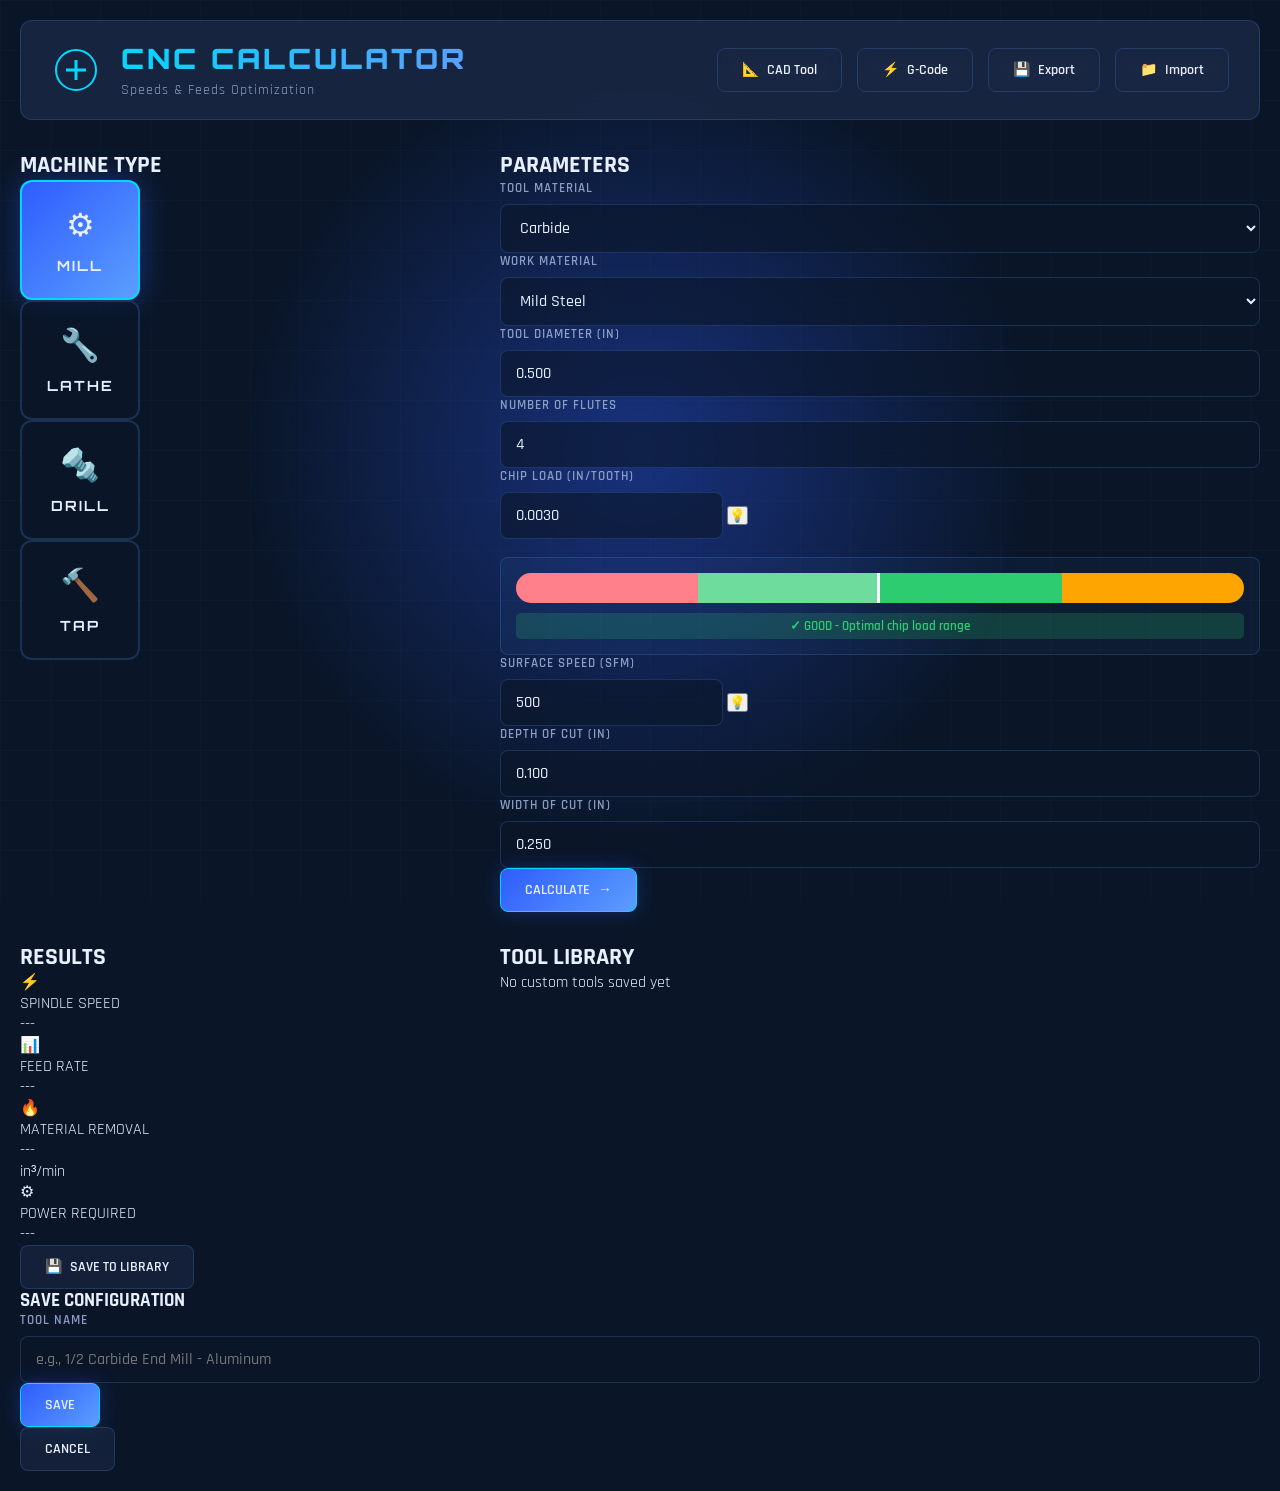
<file: index.html>
<!DOCTYPE html>
<html lang="en">
<head>
    <meta charset="UTF-8">
    <meta name="viewport" content="width=device-width, initial-scale=1.0">
    <title>CNC Speeds & Feeds Calculator</title>
    <link rel="preconnect" href="https://fonts.googleapis.com">
    <link rel="preconnect" href="https://fonts.gstatic.com" crossorigin>
    <link href="https://fonts.googleapis.com/css2?family=Orbitron:wght@400;600;700;900&family=Rajdhani:wght@300;400;500;600;700&display=swap" rel="stylesheet">
    <link rel="stylesheet" href="styles.css">
</head>
<body>
    <div class="background-grid"></div>
    <div class="background-glow"></div>
    
    <div class="container">
        <header class="main-header">
            <div class="header-content">
                <div class="logo-section">
                    <div class="logo-icon">
                        <svg viewBox="0 0 50 50" fill="none" xmlns="http://www.w3.org/2000/svg">
                            <circle cx="25" cy="25" r="20" stroke="currentColor" stroke-width="2"/>
                            <path d="M25 15 L25 35 M15 25 L35 25" stroke="currentColor" stroke-width="3"/>
                        </svg>
                    </div>
                    <div>
                        <h1>CNC CALCULATOR</h1>
                        <p class="subtitle">Speeds & Feeds Optimization</p>
                    </div>
                </div>
                <div class="header-controls">
                    <a href="cad.html" class="btn btn-ghost" style="text-decoration: none;">
                        <span class="icon">📐</span>
                        <span>CAD Tool</span>
                    </a>
                    <a href="gcode-generator/index.html" class="btn btn-ghost" style="text-decoration: none;">
                        <span class="icon">⚡</span>
                        <span>G-Code</span>
                    </a>
                    <button id="saveLibraryBtn" class="btn btn-ghost">
                        <span class="icon">💾</span>
                        <span>Export</span>
                    </button>
                    <button id="loadLibraryBtn" class="btn btn-ghost">
                        <span class="icon">📁</span>
                        <span>Import</span>
                    </button>
                </div>
            </div>
        </header>

        <div class="main-content">
            <!-- Machine Type Selection -->
            <div class="card machine-card">
                <div class="card-header">
                    <h2>MACHINE TYPE</h2>
                    <div class="header-line"></div>
                </div>
                <div class="machine-type-selector">
                    <button class="machine-btn active" data-type="mill">
                        <span class="machine-icon">⚙</span>
                        <span class="machine-name">MILL</span>
                    </button>
                    <button class="machine-btn" data-type="lathe">
                        <span class="machine-icon">🔧</span>
                        <span class="machine-name">LATHE</span>
                    </button>
                    <button class="machine-btn" data-type="drill">
                        <span class="machine-icon">🔩</span>
                        <span class="machine-name">DRILL</span>
                    </button>
                    <button class="machine-btn" data-type="tap">
                        <span class="machine-icon">🔨</span>
                        <span class="machine-name">TAP</span>
                    </button>
                </div>
            </div>

            <!-- Input Section -->
            <div class="card input-card">
                <div class="card-header">
                    <h2>PARAMETERS</h2>
                    <div class="header-line"></div>
                </div>
                
                <div class="input-grid">
                    <div class="input-group">
                        <label for="toolMaterial">Tool Material</label>
                        <select id="toolMaterial">
                            <option value="hss">HSS (High Speed Steel)</option>
                            <option value="carbide" selected>Carbide</option>
                            <option value="coated">Coated Carbide</option>
                            <option value="ceramic">Ceramic</option>
                        </select>
                    </div>

                    <div class="input-group">
                        <label for="workMaterial">Work Material</label>
                        <select id="workMaterial">
                            <option value="aluminum">Aluminum</option>
                            <option value="mild_steel" selected>Mild Steel</option>
                            <option value="stainless">Stainless Steel</option>
                            <option value="tool_steel">Tool Steel</option>
                            <option value="titanium">Titanium</option>
                            <option value="brass">Brass</option>
                            <option value="plastic">Plastic</option>
                        </select>
                    </div>

                    <!-- Mill/Drill Specific -->
                    <div id="millDrillInputs" class="mill-drill-inputs">
                        <div class="input-group">
                            <label for="toolDiameter">Tool Diameter (in)</label>
                            <input type="number" id="toolDiameter" step="0.001" value="0.500" min="0.001">
                        </div>

                        <div class="input-group">
                            <label for="numFlutes">Number of Flutes</label>
                            <input type="number" id="numFlutes" value="4" min="1" max="12">
                        </div>

                        <div class="input-group with-hint">
                            <label for="chipLoad">Chip Load (in/tooth)</label>
                            <div class="input-with-button">
                                <input type="number" id="chipLoad" step="0.0001" value="0.0030" min="0.0001">
                                <button class="btn-hint" id="chipLoadHint">
                                    <span>💡</span>
                                </button>
                            </div>
                            <div class="chip-load-indicator" id="chipLoadStatus">
                                <div class="indicator-bar">
                                    <div class="indicator-fill"></div>
                                </div>
                                <div class="indicator-message"></div>
                            </div>
                        </div>
                    </div>

                    <!-- Lathe Specific -->
                    <div id="latheInputs" class="lathe-inputs" style="display: none;">
                        <div class="input-group">
                            <label for="workDiameter">Work Diameter (in)</label>
                            <input type="number" id="workDiameter" step="0.001" value="2.000" min="0.001">
                        </div>

                        <div class="input-group with-hint">
                            <label for="feedPerRev">Feed/Rev (in/rev)</label>
                            <div class="input-with-button">
                                <input type="number" id="feedPerRev" step="0.001" value="0.010" min="0.001">
                                <button class="btn-hint" id="feedPerRevHint">
                                    <span>💡</span>
                                </button>
                            </div>
                            <div class="chip-load-indicator" id="feedPerRevStatus">
                                <div class="indicator-bar">
                                    <div class="indicator-fill"></div>
                                </div>
                                <div class="indicator-message"></div>
                            </div>
                        </div>
                    </div>

                    <!-- Tap Specific -->
                    <div id="tapInputs" class="tap-inputs" style="display: none;">
                        <div class="input-group">
                            <label for="tapSize">Tap Size</label>
                            <select id="tapSize">
                                <optgroup label="Fractional - Coarse (UNC)">
                                    <option value="0.0730,64">#4-40 UNC</option>
                                    <option value="0.0860,56">#6-32 UNC</option>
                                    <option value="0.0990,48">#8-32 UNC</option>
                                    <option value="0.1120,40">#10-24 UNC</option>
                                    <option value="0.1380,32">#12-24 UNC</option>
                                    <option value="0.2500,20">1/4-20 UNC</option>
                                    <option value="0.3125,18">5/16-18 UNC</option>
                                    <option value="0.3750,16">3/8-16 UNC</option>
                                    <option value="0.4375,14">7/16-14 UNC</option>
                                    <option value="0.5000,13" selected>1/2-13 UNC</option>
                                    <option value="0.5625,12">9/16-12 UNC</option>
                                    <option value="0.6250,11">5/8-11 UNC</option>
                                    <option value="0.7500,10">3/4-10 UNC</option>
                                    <option value="0.8750,9">7/8-9 UNC</option>
                                    <option value="1.0000,8">1-8 UNC</option>
                                    <option value="1.1250,7">1-1/8-7 UNC</option>
                                    <option value="1.2500,7">1-1/4-7 UNC</option>
                                </optgroup>
                                <optgroup label="Fractional - Fine (UNF)">
                                    <option value="0.0730,48">#4-48 UNF</option>
                                    <option value="0.0860,40">#6-40 UNF</option>
                                    <option value="0.0990,36">#8-36 UNF</option>
                                    <option value="0.1120,32">#10-32 UNF</option>
                                    <option value="0.1380,28">#12-28 UNF</option>
                                    <option value="0.2500,28">1/4-28 UNF</option>
                                    <option value="0.3125,24">5/16-24 UNF</option>
                                    <option value="0.3750,24">3/8-24 UNF</option>
                                    <option value="0.4375,20">7/16-20 UNF</option>
                                    <option value="0.5000,20">1/2-20 UNF</option>
                                    <option value="0.5625,18">9/16-18 UNF</option>
                                    <option value="0.6250,18">5/8-18 UNF</option>
                                    <option value="0.7500,16">3/4-16 UNF</option>
                                    <option value="0.8750,14">7/8-14 UNF</option>
                                    <option value="1.0000,12">1-12 UNF</option>
                                </optgroup>
                                <optgroup label="Metric - Coarse">
                                    <option value="0.1181,0.400">M3x0.5</option>
                                    <option value="0.1575,0.630">M4x0.7</option>
                                    <option value="0.1969,0.794">M5x0.8</option>
                                    <option value="0.2362,1.000">M6x1.0</option>
                                    <option value="0.3150,1.250">M8x1.25</option>
                                    <option value="0.3937,1.500">M10x1.5</option>
                                    <option value="0.4724,1.750">M12x1.75</option>
                                    <option value="0.5512,2.000">M14x2.0</option>
                                    <option value="0.6299,2.000">M16x2.0</option>
                                    <option value="0.7087,2.500">M18x2.5</option>
                                    <option value="0.7874,2.500">M20x2.5</option>
                                </optgroup>
                                <optgroup label="Metric - Fine">
                                    <option value="0.2362,0.750">M6x0.75</option>
                                    <option value="0.3150,1.000">M8x1.0</option>
                                    <option value="0.3937,1.250">M10x1.25</option>
                                    <option value="0.4724,1.250">M12x1.25</option>
                                    <option value="0.5512,1.500">M14x1.5</option>
                                    <option value="0.6299,1.500">M16x1.5</option>
                                </optgroup>
                            </select>
                        </div>

                        <div class="input-group">
                            <label for="tapType">Tap Type</label>
                            <select id="tapType">
                                <option value="hand">Hand Tap (Slowest, Safest)</option>
                                <option value="spiral_point" selected>Spiral Point / Gun Tap (Through Holes)</option>
                                <option value="spiral_flute">Spiral Flute (Blind Holes)</option>
                                <option value="form">Form Tap (No Chips)</option>
                            </select>
                        </div>

                        <div class="input-group">
                            <label for="threadEngagement">Thread Engagement</label>
                            <div class="slider-container">
                                <input type="range" id="threadEngagement" min="50" max="100" value="75" step="5">
                                <div class="slider-labels">
                                    <span>50%</span>
                                    <span id="threadEngagementValue" class="slider-value">75%</span>
                                    <span>100%</span>
                                </div>
                            </div>
                            <small style="color: var(--text-dim); font-size: 11px; margin-top: 8px; display: block;">
                                75% is standard for most applications
                            </small>
                        </div>

                        <div class="input-group">
                            <label for="threadDepth">Thread Depth (in)</label>
                            <input type="number" id="threadDepth" step="0.125" value="0.500" min="0.125">
                            <small style="color: var(--text-dim); font-size: 11px; margin-top: 5px; display: block;" id="threadDepthHelper">
                                Depth of threads needed (not total hole depth)
                            </small>
                        </div>

                        <div class="tap-recommendations">
                            <h4>📋 Recommended Settings</h4>
                            <div class="recommendation-grid">
                                <div class="recommendation-item">
                                    <span class="rec-label">Tap Drill:</span>
                                    <span class="rec-value" id="recTapDrill">---</span>
                                </div>
                                <div class="recommendation-item">
                                    <span class="rec-label">RPM:</span>
                                    <span class="rec-value" id="recRPM">---</span>
                                </div>
                                <div class="recommendation-item">
                                    <span class="rec-label">Feed Rate:</span>
                                    <span class="rec-value" id="recFeedRate">---</span>
                                </div>
                                <div class="recommendation-item">
                                    <span class="rec-label">Cycle Time:</span>
                                    <span class="rec-value" id="recCycleTime">---</span>
                                </div>
                            </div>
                        </div>
                    </div>

                    <div class="input-group with-hint" id="sfmGroup">
                        <label for="sfm">Surface Speed (SFM)</label>
                        <div class="input-with-button">
                            <input type="number" id="sfm" step="1" value="500" min="1">
                            <button class="btn-hint" id="sfmHint">
                                <span>💡</span>
                            </button>
                        </div>
                    </div>

                    <div class="input-group" id="depthOfCutGroup">
                        <label for="depthOfCut">Depth of Cut (in)</label>
                        <input type="number" id="depthOfCut" step="0.001" value="0.100" min="0.001">
                    </div>

                    <div class="input-group" id="widthOfCutGroup">
                        <label for="widthOfCut">Width of Cut (in)</label>
                        <input type="number" id="widthOfCut" step="0.001" value="0.250" min="0.001">
                    </div>
                </div>

                <button id="calculateBtn" class="btn btn-primary">
                    <span class="btn-text">CALCULATE</span>
                    <span class="btn-arrow">→</span>
                </button>
            </div>

            <!-- Results Section -->
            <div class="card results-card">
                <div class="card-header">
                    <h2>RESULTS</h2>
                    <div class="header-line"></div>
                </div>
                <div class="results-grid">
                    <div class="result-item">
                        <div class="result-icon">⚡</div>
                        <div class="result-content">
                            <div class="result-label">SPINDLE SPEED</div>
                            <div class="result-value" id="rpmResult">---</div>
                        </div>
                    </div>
                    <div class="result-item">
                        <div class="result-icon">📊</div>
                        <div class="result-content">
                            <div class="result-label">FEED RATE</div>
                            <div class="result-value" id="feedRateResult">---</div>
                        </div>
                    </div>
                    <div class="result-item">
                        <div class="result-icon">🔥</div>
                        <div class="result-content">
                            <div class="result-label">MATERIAL REMOVAL</div>
                            <div class="result-value" id="mrrResult">---</div>
                            <div class="result-unit">in³/min</div>
                        </div>
                    </div>
                    <div class="result-item">
                        <div class="result-icon">⚙</div>
                        <div class="result-content">
                            <div class="result-label">POWER REQUIRED</div>
                            <div class="result-value" id="powerResult">---</div>
                        </div>
                    </div>
                    <!-- Tap-specific result -->
                    <div class="result-item" id="tapDrillResult" style="display: none;">
                        <div class="result-icon">🔩</div>
                        <div class="result-content">
                            <div class="result-label">TAP DRILL SIZE</div>
                            <div class="result-value" id="tapDrillValue">---</div>
                        </div>
                    </div>
                    <div class="result-item" id="cycleTimeResult" style="display: none;">
                        <div class="result-icon">⏱️</div>
                        <div class="result-content">
                            <div class="result-label">CYCLE TIME</div>
                            <div class="result-value" id="cycleTimeValue">---</div>
                        </div>
                    </div>
                </div>
                <button id="saveToolBtn" class="btn btn-secondary">
                    <span>💾</span>
                    <span>SAVE TO LIBRARY</span>
                </button>
            </div>

            <!-- Custom Tool Library -->
            <div class="card library-card">
                <div class="card-header">
                    <h2>TOOL LIBRARY</h2>
                    <div class="header-line"></div>
                </div>
                <div id="customLibrary" class="library-content">
                    <p class="empty-state">No custom tools saved yet</p>
                </div>
            </div>
        </div>
    </div>

    <!-- Modal for saving tool -->
    <div id="saveModal" class="modal">
        <div class="modal-backdrop"></div>
        <div class="modal-content">
            <div class="modal-header">
                <h3>SAVE CONFIGURATION</h3>
                <div class="header-line"></div>
            </div>
            <div class="input-group">
                <label for="toolName">Tool Name</label>
                <input type="text" id="toolName" placeholder="e.g., 1/2 Carbide End Mill - Aluminum">
            </div>
            <div class="modal-buttons">
                <button id="confirmSaveBtn" class="btn btn-primary">SAVE</button>
                <button id="cancelSaveBtn" class="btn btn-secondary">CANCEL</button>
            </div>
        </div>
    </div>

    <script src="script.js"></script>
</body>
</html>
</file>
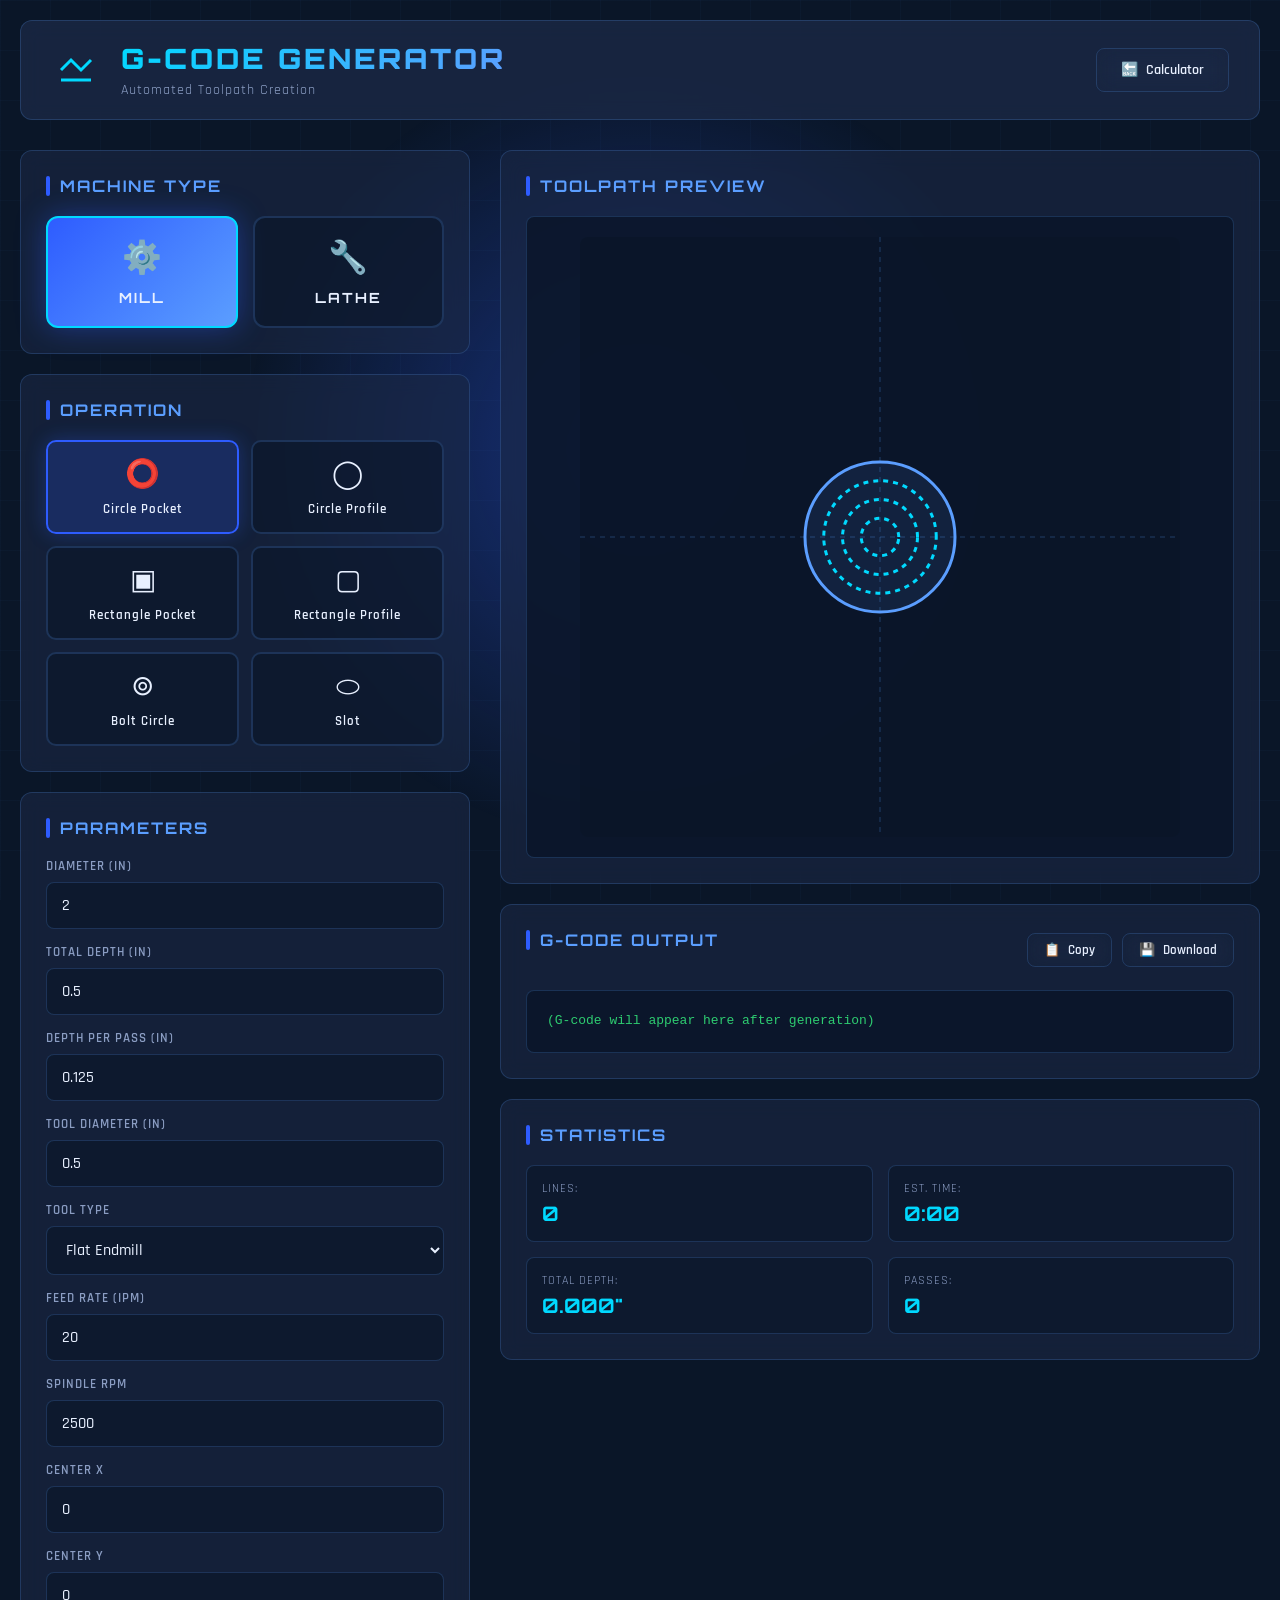
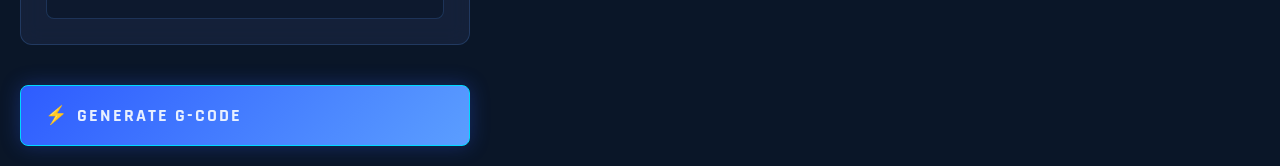
<file: gcode-generator/index.html>
<!DOCTYPE html>
<html lang="en">
<head>
    <meta charset="UTF-8">
    <meta name="viewport" content="width=device-width, initial-scale=1.0">
    <title>G-Code Generator</title>
    <link rel="preconnect" href="https://fonts.googleapis.com">
    <link rel="preconnect" href="https://fonts.gstatic.com" crossorigin>
    <link href="https://fonts.googleapis.com/css2?family=Orbitron:wght@400;600;700;900&family=Rajdhani:wght@300;400;500;600;700&display=swap" rel="stylesheet">
    <link rel="stylesheet" href="styles.css">
</head>
<body>
    <div class="background-grid"></div>
    <div class="background-glow"></div>
    
    <div class="container">
        <header class="main-header">
            <div class="header-content">
                <div class="logo-section">
                    <div class="logo-icon">
                        <svg viewBox="0 0 50 50" fill="none" xmlns="http://www.w3.org/2000/svg">
                            <path d="M10 25 L20 15 L30 25 L40 15" stroke="currentColor" stroke-width="3" fill="none"/>
                            <path d="M10 35 L40 35" stroke="currentColor" stroke-width="3"/>
                        </svg>
                    </div>
                    <div>
                        <h1>G-CODE GENERATOR</h1>
                        <p class="subtitle">Automated Toolpath Creation</p>
                    </div>
                </div>
                <div class="header-controls">
                    <a href="../index.html" class="btn btn-ghost" style="text-decoration: none;">
                        <span class="icon">🔙</span>
                        <span>Calculator</span>
                    </a>
                </div>
            </div>
        </header>

        <div class="main-content">
            <!-- Left Panel: Inputs -->
            <div class="left-panel">
                <!-- Machine Type Selection -->
                <div class="section">
                    <h3 class="section-title">MACHINE TYPE</h3>
                    <div class="machine-buttons">
                        <button class="machine-btn active" data-type="mill">
                            <span class="machine-icon">⚙️</span>
                            <span class="machine-name">MILL</span>
                        </button>
                        <button class="machine-btn" data-type="lathe">
                            <span class="machine-icon">🔧</span>
                            <span class="machine-name">LATHE</span>
                        </button>
                    </div>
                </div>

                <!-- Operation Type -->
                <div class="section">
                    <h3 class="section-title">OPERATION</h3>
                    
                    <!-- Mill Operations -->
                    <div id="millOperations" class="operation-grid">
                        <button class="operation-btn active" data-operation="circle-pocket">
                            <span class="op-icon">⭕</span>
                            <span class="op-name">Circle Pocket</span>
                        </button>
                        <button class="operation-btn" data-operation="circle-profile">
                            <span class="op-icon">◯</span>
                            <span class="op-name">Circle Profile</span>
                        </button>
                        <button class="operation-btn" data-operation="rectangle-pocket">
                            <span class="op-icon">▣</span>
                            <span class="op-name">Rectangle Pocket</span>
                        </button>
                        <button class="operation-btn" data-operation="rectangle-profile">
                            <span class="op-icon">▢</span>
                            <span class="op-name">Rectangle Profile</span>
                        </button>
                        <button class="operation-btn" data-operation="bolt-circle">
                            <span class="op-icon">⊚</span>
                            <span class="op-name">Bolt Circle</span>
                        </button>
                        <button class="operation-btn" data-operation="slot">
                            <span class="op-icon">⬭</span>
                            <span class="op-name">Slot</span>
                        </button>
                    </div>

                    <!-- Lathe Operations -->
                    <div id="latheOperations" class="operation-grid" style="display: none;">
                        <button class="operation-btn active" data-operation="face">
                            <span class="op-icon">━</span>
                            <span class="op-name">Face</span>
                        </button>
                        <button class="operation-btn" data-operation="turn-od">
                            <span class="op-icon">│</span>
                            <span class="op-name">Turn OD</span>
                        </button>
                        <button class="operation-btn" data-operation="groove">
                            <span class="op-icon">⫿</span>
                            <span class="op-name">Groove</span>
                        </button>
                        <button class="operation-btn" data-operation="counterbore">
                            <span class="op-icon">⊔</span>
                            <span class="op-name">Counterbore</span>
                        </button>
                        <button class="operation-btn" data-operation="thread">
                            <span class="op-icon">⍋</span>
                            <span class="op-name">Thread</span>
                        </button>
                    </div>
                </div>

                <!-- Parameters Section -->
                <div class="section">
                    <h3 class="section-title">PARAMETERS</h3>
                    <div id="parametersContainer" class="parameters-container">
                        <!-- Dynamic inputs go here -->
                    </div>
                </div>

                <!-- Generate Button -->
                <button id="generateBtn" class="btn btn-primary btn-large">
                    <span class="icon">⚡</span>
                    <span>GENERATE G-CODE</span>
                </button>
            </div>

            <!-- Right Panel: Preview & Output -->
            <div class="right-panel">
                <!-- Toolpath Preview -->
                <div class="section">
                    <h3 class="section-title">TOOLPATH PREVIEW</h3>
                    <div class="preview-container">
                        <canvas id="previewCanvas" width="600" height="600"></canvas>
                    </div>
                </div>

                <!-- G-Code Output -->
                <div class="section">
                    <div class="output-header">
                        <h3 class="section-title">G-CODE OUTPUT</h3>
                        <div class="output-controls">
                            <button id="copyBtn" class="btn btn-ghost btn-small">
                                <span class="icon">📋</span>
                                <span>Copy</span>
                            </button>
                            <button id="downloadBtn" class="btn btn-ghost btn-small">
                                <span class="icon">💾</span>
                                <span>Download</span>
                            </button>
                        </div>
                    </div>
                    <div class="gcode-output">
                        <pre id="gcodeDisplay">(G-code will appear here after generation)</pre>
                    </div>
                </div>

                <!-- Stats -->
                <div class="section">
                    <h3 class="section-title">STATISTICS</h3>
                    <div class="stats-grid">
                        <div class="stat-item">
                            <span class="stat-label">Lines:</span>
                            <span class="stat-value" id="statLines">0</span>
                        </div>
                        <div class="stat-item">
                            <span class="stat-label">Est. Time:</span>
                            <span class="stat-value" id="statTime">0:00</span>
                        </div>
                        <div class="stat-item">
                            <span class="stat-label">Total Depth:</span>
                            <span class="stat-value" id="statDepth">0.000"</span>
                        </div>
                        <div class="stat-item">
                            <span class="stat-label">Passes:</span>
                            <span class="stat-value" id="statPasses">0</span>
                        </div>
                    </div>
                </div>
            </div>
        </div>
    </div>

    <script src="script.js?v=3"></script>
</body>
</html>
</file>
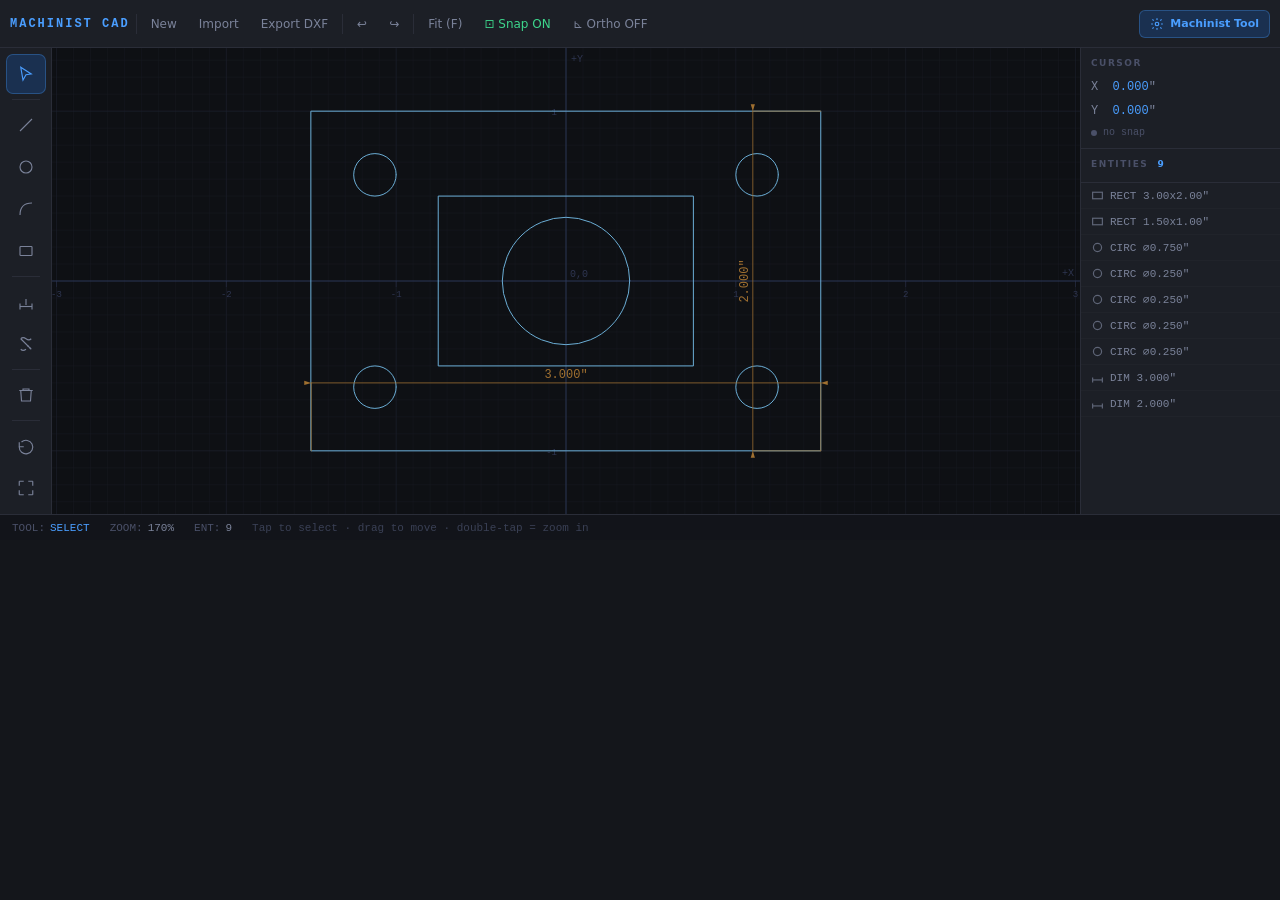
<file: cad.html>
<!DOCTYPE html>
<html lang="en">
<head>
<meta charset="UTF-8">
<meta name="viewport" content="width=device-width, initial-scale=1.0, maximum-scale=1.0, user-scalable=no">
<title>MachinistCAD</title>
<style>
*{margin:0;padding:0;box-sizing:border-box;-webkit-tap-highlight-color:transparent;}
:root{
  --bg-app:#14161b;--bg-bar:#1c1f26;--bg-canvas:#0e1014;--bg-panel:#1c1f26;
  --border:#2a2d38;--text:#d0d8e8;--muted:#4a5068;--sub:#7a8299;
  --accent:#4a9eff;--accent-dim:#1a3050;--success:#3dd68c;--warn:#f5a623;--danger:#e85454;
  --mono:'Courier New',monospace;--ui:-apple-system,'Segoe UI',system-ui,sans-serif;
  --bar-h:48px;--tool-w:52px;--bottom-h:64px;--panel-w:200px;
}
html,body{height:100%;overflow:hidden;background:var(--bg-app);color:var(--text);font-family:var(--ui);font-size:13px;user-select:none;touch-action:none;}

/* TOP BAR */
#topbar{display:flex;align-items:center;height:var(--bar-h);background:var(--bg-bar);border-bottom:1px solid var(--border);padding:0 10px;gap:6px;flex-shrink:0;overflow:hidden;}
.logo{font-family:var(--mono);font-size:12px;font-weight:700;color:var(--accent);letter-spacing:2px;white-space:nowrap;flex-shrink:0;}
.top-sep{width:1px;height:20px;background:var(--border);flex-shrink:0;}
.tb{background:none;border:none;color:var(--sub);font-size:12px;padding:5px 8px;cursor:pointer;border-radius:5px;font-family:var(--ui);white-space:nowrap;flex-shrink:0;}
.tb:hover,.tb:active{background:rgba(255,255,255,.06);color:var(--text);}
.tb.on{color:var(--success);}
.tb.warn{color:var(--warn);}
.spacer{flex:1;}
#sf-link{display:flex;align-items:center;gap:6px;padding:6px 10px;background:var(--accent-dim);border:1px solid rgba(74,158,255,.3);border-radius:6px;color:var(--accent);font-size:11px;font-weight:600;text-decoration:none;white-space:nowrap;flex-shrink:0;cursor:pointer;font-family:var(--ui);}
#sf-link:hover{background:rgba(74,158,255,.2);}
#sf-link svg{width:14px;height:14px;stroke:currentColor;stroke-width:2;fill:none;flex-shrink:0;}
@media(max-width:600px){.hide-sm{display:none!important;}.logo{font-size:10px;letter-spacing:1px;}}

/* MAIN */
#main{display:flex;flex:1;overflow:hidden;min-height:0;}

/* LEFT TOOLBAR desktop */
#toolbar{width:var(--tool-w);background:var(--bg-bar);border-right:1px solid var(--border);display:flex;flex-direction:column;align-items:center;padding:6px 0;gap:2px;flex-shrink:0;}
@media(max-width:768px){#toolbar{display:none;}}
.tbtn{width:40px;height:40px;background:none;border:none;border-radius:7px;cursor:pointer;display:flex;align-items:center;justify-content:center;color:var(--sub);position:relative;transition:background .1s,color .1s;}
.tbtn:hover,.tbtn:active{background:rgba(255,255,255,.06);color:var(--text);}
.tbtn.active{background:var(--accent-dim);color:var(--accent);border:1px solid rgba(74,158,255,.3);}
.tbtn svg{width:18px;height:18px;stroke-width:1.5;pointer-events:none;}
.tsep{width:28px;height:1px;background:var(--border);margin:3px 0;}
.ttip{position:absolute;left:48px;top:50%;transform:translateY(-50%);background:#080a0e;border:1px solid var(--border);color:var(--text);font-size:10px;padding:4px 8px;border-radius:4px;white-space:nowrap;pointer-events:none;opacity:0;z-index:200;transition:opacity .1s;}
.tbtn:hover .ttip{opacity:1;}
@media(hover:none){.ttip{display:none;}}

/* CANVAS */
#cv-wrap{flex:1;position:relative;overflow:hidden;background:var(--bg-canvas);}
#cad{display:block;touch-action:none;}

/* RIGHT PANEL desktop */
#panel{width:var(--panel-w);background:var(--bg-panel);border-left:1px solid var(--border);display:flex;flex-direction:column;flex-shrink:0;overflow:hidden;}
@media(max-width:768px){#panel{display:none;}}
.psec{border-bottom:1px solid var(--border);padding:10px;}
.ptitle{font-size:9px;font-weight:700;text-transform:uppercase;letter-spacing:1.5px;color:var(--muted);margin-bottom:7px;}
.coords{font-family:var(--mono);font-size:12px;line-height:2;color:var(--sub);}
.coords span{color:var(--accent);}
.snap-row{display:flex;align-items:center;gap:6px;margin-top:4px;}
.sdot{width:6px;height:6px;border-radius:50%;background:var(--muted);flex-shrink:0;}
.sdot.on{background:var(--success);}
#slbl{font-size:10px;color:var(--muted);font-family:var(--mono);}
#slbl.on{color:var(--success);}
#elist{flex:1;overflow-y:auto;}
.ei{padding:6px 10px;font-size:11px;color:var(--sub);border-bottom:1px solid rgba(255,255,255,.02);cursor:pointer;display:flex;align-items:center;gap:6px;font-family:var(--mono);}
.ei:hover,.ei:active{background:rgba(255,255,255,.03);color:var(--text);}
.ei.sel{background:var(--accent-dim);color:var(--accent);}
.eico{width:13px;height:13px;flex-shrink:0;opacity:.7;}
#propsec{padding:10px;font-family:var(--mono);font-size:11px;line-height:1.9;border-top:1px solid var(--border);}
.pr{display:flex;justify-content:space-between;}
.pk{color:var(--muted);}
.pv{color:var(--text);}

/* STATUS BAR desktop */
#statusbar{height:26px;background:#12141a;border-top:1px solid var(--border);display:flex;align-items:center;padding:0 12px;gap:20px;font-family:var(--mono);font-size:11px;color:var(--muted);flex-shrink:0;overflow:hidden;}
@media(max-width:768px){#statusbar{display:none;}}
.sv{color:var(--sub);}
.sa{color:var(--accent);}
#sthint{color:#3a4055;flex:1;overflow:hidden;text-overflow:ellipsis;white-space:nowrap;}

/* BOTTOM TOOLBAR mobile */
#btoolbar{display:none;height:var(--bottom-h);background:var(--bg-bar);border-top:1px solid var(--border);flex-shrink:0;flex-direction:row;align-items:center;justify-content:space-around;padding:0 4px;padding-bottom:env(safe-area-inset-bottom,0);}
@media(max-width:768px){#btoolbar{display:flex;}}
.mbtn{display:flex;flex-direction:column;align-items:center;gap:2px;background:none;border:none;color:var(--sub);cursor:pointer;padding:6px 8px;border-radius:8px;min-width:44px;min-height:50px;justify-content:center;}
.mbtn:active{background:rgba(255,255,255,.06);}
.mbtn.active{color:var(--accent);}
.mbtn svg{width:20px;height:20px;stroke-width:1.5;pointer-events:none;}
.mbtn span{font-size:9px;margin-top:1px;}

/* MOBILE COORD readout */
#mstatus{display:none;position:absolute;top:8px;left:8px;background:rgba(12,14,20,.85);border:1px solid var(--border);border-radius:6px;padding:5px 10px;font-family:var(--mono);font-size:11px;color:var(--sub);pointer-events:none;z-index:10;}
@media(max-width:768px){#mstatus{display:block;}}

/* MOBILE HINT */
#mhint{display:none;position:absolute;top:8px;left:50%;transform:translateX(-50%);background:rgba(12,14,20,.85);border:1px solid var(--border);border-radius:6px;padding:4px 10px;font-size:11px;color:var(--accent);pointer-events:none;z-index:10;white-space:nowrap;max-width:90vw;overflow:hidden;text-overflow:ellipsis;}
@media(max-width:768px){#mhint{display:block;}}

/* DRAWER mobile */
#drawer{display:none;position:fixed;bottom:0;left:0;right:0;z-index:100;background:var(--bg-panel);border-top:1px solid var(--border);border-radius:14px 14px 0 0;transform:translateY(100%);transition:transform .25s ease;max-height:60vh;overflow-y:auto;padding-bottom:env(safe-area-inset-bottom,0);}
#drawer.open{transform:translateY(0);}
@media(max-width:768px){#drawer{display:block;}}
#drawer-handle{display:flex;align-items:center;justify-content:center;height:36px;cursor:pointer;flex-shrink:0;}
#drawer-handle::before{content:'';width:36px;height:4px;background:var(--border);border-radius:2px;}
.dtitle{font-size:10px;font-weight:700;text-transform:uppercase;letter-spacing:1.5px;color:var(--muted);padding:4px 14px 8px;}
.dactions{display:flex;gap:8px;padding:0 14px 12px;flex-wrap:wrap;}
.dab{padding:6px 10px;background:var(--accent-dim);border:1px solid rgba(74,158,255,.3);color:var(--accent);border-radius:6px;font-size:12px;cursor:pointer;font-family:var(--ui);}
.dab.red{background:rgba(232,84,84,.1);border-color:rgba(232,84,84,.3);color:var(--danger);}
.dab.dim{background:rgba(255,255,255,.04);border-color:rgba(255,255,255,.1);color:var(--sub);}
.dei{padding:10px 14px;font-size:12px;color:var(--sub);display:flex;align-items:center;gap:8px;font-family:var(--mono);border-bottom:1px solid rgba(255,255,255,.025);}
.dei.sel{color:var(--accent);background:var(--accent-dim);}
.dei svg{width:15px;height:15px;flex-shrink:0;opacity:.7;}
.dprops{padding:10px 14px;font-family:var(--mono);font-size:12px;line-height:2;border-top:1px solid var(--border);}
.dpr{display:flex;justify-content:space-between;}
.dpk{color:var(--muted);}
.dpv{color:var(--text);}
</style>
</head>
<body>

<div id="topbar">
  <span class="logo">MACHINIST CAD</span>
  <div class="top-sep hide-sm"></div>
  <button class="tb hide-sm" onclick="newFile()">New</button>
  <button class="tb hide-sm" onclick="triggerImport()">Import</button>
  <button class="tb hide-sm" onclick="exportDXF()">Export DXF</button>
  <input type="file" id="import-input" accept=".dxf,.svg" style="display:none" onchange="handleImport(this)">
  <div class="top-sep hide-sm"></div>
  <button class="tb hide-sm" onclick="undo()">↩</button>
  <button class="tb hide-sm" onclick="redo()">↪</button>
  <div class="top-sep hide-sm"></div>
  <button class="tb hide-sm" onclick="zoomFit()">Fit (F)</button>
  <button class="tb on hide-sm" id="snap-btn" onclick="toggleSnap()">⊡ Snap ON</button>
  <button class="tb hide-sm" id="ortho-btn" onclick="toggleOrtho()">⊾ Ortho OFF</button>
  <div class="spacer"></div>
  <a id="sf-link" href="#" onclick="openSF(event)">
    <svg viewBox="0 0 24 24"><circle cx="12" cy="12" r="3"/><path d="M12 2v3M12 19v3M4.2 4.2l2.1 2.1M17.7 17.7l2.1 2.1M2 12h3M19 12h3M4.2 19.8l2.1-2.1M17.7 6.3l2.1-2.1"/></svg>
    Machinist Tool
  </a>
</div>

<div id="main">
  <div id="toolbar">
    <button class="tbtn active" id="tool-select" onclick="setTool('select')">
      <svg viewBox="0 0 24 24" fill="none" stroke="currentColor"><path d="M5 3l14 9-7 1-4 7L5 3z"/></svg>
      <span class="ttip">Select (S)</span>
    </button>
    <div class="tsep"></div>
    <button class="tbtn" id="tool-line" onclick="setTool('line')">
      <svg viewBox="0 0 24 24" fill="none" stroke="currentColor"><line x1="4" y1="20" x2="20" y2="4"/></svg>
      <span class="ttip">Line (L)</span>
    </button>
    <button class="tbtn" id="tool-circle" onclick="setTool('circle')">
      <svg viewBox="0 0 24 24" fill="none" stroke="currentColor"><circle cx="12" cy="12" r="8"/></svg>
      <span class="ttip">Circle (C)</span>
    </button>
    <button class="tbtn" id="tool-arc" onclick="setTool('arc')">
      <svg viewBox="0 0 24 24" fill="none" stroke="currentColor"><path d="M4 20 Q4 4 20 4" fill="none"/></svg>
      <span class="ttip">Arc (A)</span>
    </button>
    <button class="tbtn" id="tool-rect" onclick="setTool('rect')">
      <svg viewBox="0 0 24 24" fill="none" stroke="currentColor"><rect x="4" y="6" width="16" height="12" rx="1"/></svg>
      <span class="ttip">Rectangle (R)</span>
    </button>
    <div class="tsep"></div>
    <button class="tbtn" id="tool-dimension" onclick="setTool('dimension')">
      <svg viewBox="0 0 24 24" fill="none" stroke="currentColor"><line x1="4" y1="18" x2="20" y2="18"/><line x1="4" y1="14" x2="4" y2="22"/><line x1="20" y1="14" x2="20" y2="22"/><line x1="12" y1="8" x2="12" y2="16"/></svg>
      <span class="ttip">Dimension (D)</span>
    </button>
    <button class="tbtn" id="tool-trim" onclick="setTool('trim')">
      <svg viewBox="0 0 24 24" fill="none" stroke="currentColor"><path d="M5 5 L19 19M5 5 Q8 2 12 5 Q16 8 19 5M5 19 Q8 22 12 19"/><line x1="14" y1="14" x2="19" y2="19" stroke-dasharray="2,2"/></svg>
      <span class="ttip">Trim (T)</span>
    </button>
    <div class="tsep"></div>
    <button class="tbtn" onclick="deleteSelected()">
      <svg viewBox="0 0 24 24" fill="none" stroke="currentColor"><path d="M3 6h18M8 6V4h8v2M19 6l-1 14H6L5 6"/></svg>
      <span class="ttip">Delete (Del)</span>
    </button>
    <div class="tsep"></div>
    <button class="tbtn" onclick="undo()">
      <svg viewBox="0 0 24 24" fill="none" stroke="currentColor"><path d="M3 7v6h6"/><path d="M3 13A9 9 0 1 0 6 6.7"/></svg>
      <span class="ttip">Undo (Ctrl+Z)</span>
    </button>
    <button class="tbtn" onclick="zoomFit()">
      <svg viewBox="0 0 24 24" fill="none" stroke="currentColor"><path d="M3 3h6M3 3v6M21 3h-6M21 3v6M3 21h6M3 21v-6M21 21h-6M21 21v-6"/></svg>
      <span class="ttip">Fit View (F)</span>
    </button>
  </div>

  <div id="cv-wrap">
    <canvas id="cad"></canvas>
    <div id="mstatus">X <span id="mx">0.000</span>" &nbsp; Y <span id="my">0.000</span>"</div>
    <div id="mhint">Tap to select</div>
    <!-- Coordinate input overlay -->
    <div id="coord-input-wrap" style="display:none;position:absolute;top:50%;left:50%;transform:translate(-50%,-60%);background:#1c1f26;border:1px solid #3dd68c;border-radius:8px;padding:12px 16px;z-index:100;box-shadow:0 4px 24px rgba(0,0,0,.6);">
      <div style="font-family:monospace;font-size:10px;color:#3dd68c;text-transform:uppercase;letter-spacing:1px;margin-bottom:8px;">Enter Coordinates</div>
      <div style="display:flex;gap:8px;align-items:center;">
        <span style="font-family:monospace;font-size:11px;color:#888;">X</span>
        <input id="ci-x" type="number" step="0.001" placeholder="0.000" style="width:80px;background:#0e1014;border:1px solid #333;border-radius:4px;color:#e0e4ef;font-family:monospace;font-size:12px;padding:4px 6px;outline:none;">
        <span style="font-family:monospace;font-size:11px;color:#888;">Y</span>
        <input id="ci-y" type="number" step="0.001" placeholder="0.000" style="width:80px;background:#0e1014;border:1px solid #333;border-radius:4px;color:#e0e4ef;font-family:monospace;font-size:12px;padding:4px 6px;outline:none;">
        <button onclick="commitCoordInput()" style="background:#3dd68c;color:#0e1014;border:none;border-radius:4px;font-family:monospace;font-size:11px;font-weight:700;padding:4px 10px;cursor:pointer;">GO</button>
        <button onclick="closeCoordInput()" style="background:none;color:#888;border:1px solid #333;border-radius:4px;font-family:monospace;font-size:11px;padding:4px 8px;cursor:pointer;">ESC</button>
      </div>
      <div style="font-family:monospace;font-size:9px;color:#555;margin-top:6px;">Press @ to open · Enter to confirm · Esc to cancel</div>
    </div>
    <!-- Length lock overlay -->
    <div id="len-input-wrap" style="display:none;position:absolute;bottom:60px;left:50%;transform:translateX(-50%);background:#1c1f26;border:1px solid #4a9eff;border-radius:8px;padding:10px 14px;z-index:100;box-shadow:0 4px 24px rgba(0,0,0,.6);">
      <div style="font-family:monospace;font-size:10px;color:#4a9eff;text-transform:uppercase;letter-spacing:1px;margin-bottom:6px;">Lock Length</div>
      <div style="display:flex;gap:8px;align-items:center;">
        <input id="li-val" type="number" step="0.001" min="0.001" placeholder="0.000" style="width:90px;background:#0e1014;border:1px solid #333;border-radius:4px;color:#e0e4ef;font-family:monospace;font-size:12px;padding:4px 6px;outline:none;">
        <span style="font-family:monospace;font-size:11px;color:#888;">"</span>
        <button onclick="commitLenInput()" style="background:#4a9eff;color:#0e1014;border:none;border-radius:4px;font-family:monospace;font-size:11px;font-weight:700;padding:4px 10px;cursor:pointer;">LOCK</button>
        <button onclick="closeLenInput()" style="background:none;color:#888;border:1px solid #333;border-radius:4px;font-family:monospace;font-size:11px;padding:4px 8px;cursor:pointer;">ESC</button>
      </div>
      <div style="font-family:monospace;font-size:9px;color:#555;margin-top:4px;">Press Tab while drawing · locked <span id="li-locked" style="color:#4a9eff"></span></div>
    </div>
  </div>

  <div id="panel">
    <div class="psec">
      <div class="ptitle">Cursor</div>
      <div class="coords">X &nbsp;<span id="cur-x">0.000</span>"<br>Y &nbsp;<span id="cur-y">0.000</span>"</div>
      <div class="snap-row"><div class="sdot" id="sdot"></div><span id="slbl">no snap</span></div>
    </div>
    <div class="psec" style="padding-bottom:6px">
      <div class="ptitle">Entities &nbsp;<span id="ecount" style="color:var(--accent)">0</span></div>
    </div>
    <div id="elist"></div>
    <div id="propsec" style="display:none">
      <div class="ptitle" style="margin-bottom:6px">Properties</div>
      <div id="propcon"></div>
    </div>
  </div>
</div>

<div id="statusbar">
  <div style="display:flex;align-items:center;gap:5px">TOOL: <span class="sa" id="sttool">SELECT</span></div>
  <div style="display:flex;align-items:center;gap:5px">ZOOM: <span class="sv" id="stzoom">96%</span></div>
  <div style="display:flex;align-items:center;gap:5px">ENT: <span class="sv" id="stent">0</span></div>
  <span id="sthint">Click to select · L=Line C=Circle A=Arc R=Rect D=Dim · Scroll=Zoom · Mid-drag=Pan</span>
</div>

<!-- BOTTOM TOOLBAR mobile -->
<div id="btoolbar">
  <button class="mbtn active" id="mb-select" onclick="setTool('select')">
    <svg viewBox="0 0 24 24" fill="none" stroke="currentColor"><path d="M5 3l14 9-7 1-4 7L5 3z"/></svg>
    <span>Select</span>
  </button>
  <button class="mbtn" id="mb-line" onclick="setTool('line')">
    <svg viewBox="0 0 24 24" fill="none" stroke="currentColor"><line x1="4" y1="20" x2="20" y2="4"/></svg>
    <span>Line</span>
  </button>
  <button class="mbtn" id="mb-circle" onclick="setTool('circle')">
    <svg viewBox="0 0 24 24" fill="none" stroke="currentColor"><circle cx="12" cy="12" r="8"/></svg>
    <span>Circle</span>
  </button>
  <button class="mbtn" id="mb-rect" onclick="setTool('rect')">
    <svg viewBox="0 0 24 24" fill="none" stroke="currentColor"><rect x="4" y="6" width="16" height="12" rx="1"/></svg>
    <span>Rect</span>
  </button>
  <button class="mbtn" id="mb-dimension" onclick="setTool('dimension')">
    <svg viewBox="0 0 24 24" fill="none" stroke="currentColor"><line x1="4" y1="18" x2="20" y2="18"/><line x1="4" y1="14" x2="4" y2="22"/><line x1="20" y1="14" x2="20" y2="22"/><line x1="12" y1="8" x2="12" y2="16"/></svg>
    <span>Dim</span>
  </button>
  <button class="mbtn" id="mb-trim" onclick="setTool('trim')">
    <svg viewBox="0 0 24 24" fill="none" stroke="currentColor"><line x1="5" y1="5" x2="19" y2="19"/><path d="M5 5 Q9 1 13 5"/><line x1="14" y1="14" x2="19" y2="19" stroke-dasharray="2,2"/></svg>
    <span>Trim</span>
  </button>
  <button class="mbtn" onclick="toggleDrawer()">
    <svg viewBox="0 0 24 24" fill="none" stroke="currentColor"><line x1="3" y1="6" x2="21" y2="6"/><line x1="3" y1="12" x2="21" y2="12"/><line x1="3" y1="18" x2="21" y2="18"/></svg>
    <span>More</span>
  </button>
</div>

<!-- MOBILE DRAWER -->
<div id="drawer">
  <div id="drawer-handle" onclick="toggleDrawer()"></div>
  <div class="dtitle">Actions</div>
  <div class="dactions">
    <button class="dab" onclick="undo()">↩ Undo</button>
    <button class="dab" onclick="redo()">↪ Redo</button>
    <button class="dab" onclick="zoomFit();toggleDrawer()">Fit View</button>
    <button class="dab red" onclick="deleteSelected();toggleDrawer()">Delete Sel</button>
    <button class="dab dim" onclick="exportDXF()">Export DXF</button>
    <button class="dab dim" onclick="triggerImport()">Import DXF/SVG</button>
    <button class="dab dim" onclick="newFile()">New Drawing</button>
    <button class="dab dim" id="msnap-btn" onclick="toggleSnap()">⊡ Snap: ON</button>
    <button class="dab dim" id="mortho-btn" onclick="toggleOrtho()">⊾ Ortho: OFF</button>
    <a class="dab" id="msf-link" href="#" onclick="openSF(event)" style="text-decoration:none;">⚡ Machinist Tool</a>
  </div>
  <div class="dtitle" id="dc-title">Entities — <span id="dc">0</span></div>
  <div id="delist"></div>
  <div id="dpropsec" style="display:none" class="dprops">
    <div style="font-size:10px;font-weight:700;text-transform:uppercase;letter-spacing:1.5px;color:var(--muted);margin-bottom:6px;">Properties</div>
    <div id="dpropcon"></div>
  </div>
</div>

<script>
const canvas=document.getElementById('cad'),ctx=canvas.getContext('2d');
let cam={x:0,y:0,zoom:96};
let entities=[],selectedIds=new Set(),undoStack=[],redoStack=[],nextId=1;
let currentTool='select',ts={},snapEnabled=true,orthoEnabled=false;
let mouse={wx:0,wy:0},snapPt=null;

const w2s=(wx,wy)=>({x:cam.x+wx*cam.zoom,y:cam.y-wy*cam.zoom});
const s2w=(sx,sy)=>({x:(sx-cam.x)/cam.zoom,y:-(sy-cam.y)/cam.zoom});

function resize(){
  const w=document.getElementById('cv-wrap');
  canvas.width=w.clientWidth; canvas.height=w.clientHeight;
  if(cam.x===0&&cam.y===0){cam.x=canvas.width/2;cam.y=canvas.height/2;}
  render();
}
window.addEventListener('resize',resize);

function drawGrid(){
  const W=canvas.width,H=canvas.height;
  let minor=0.1,major=1.0;
  if(cam.zoom<18){minor=1;major=10;}else if(cam.zoom<45){minor=0.5;major=5;}else if(cam.zoom>280){minor=0.05;major=0.5;}
  const wlo=s2w(0,H),whi=s2w(W,0);
  ctx.save();ctx.lineWidth=0.5;
  ctx.strokeStyle='#181b22';
  for(let wx=Math.floor(wlo.x/minor)*minor;wx<=whi.x+minor;wx+=minor){
    if(Math.abs(wx%major)<1e-9||Math.abs(wx)<1e-9)continue;
    const px=cam.x+wx*cam.zoom;ctx.beginPath();ctx.moveTo(px,0);ctx.lineTo(px,H);ctx.stroke();
  }
  for(let wy=Math.floor(wlo.y/minor)*minor;wy<=whi.y+minor;wy+=minor){
    if(Math.abs(wy%major)<1e-9||Math.abs(wy)<1e-9)continue;
    const py=cam.y-wy*cam.zoom;ctx.beginPath();ctx.moveTo(0,py);ctx.lineTo(W,py);ctx.stroke();
  }
  ctx.strokeStyle='#1e2230';
  for(let wx=Math.floor(wlo.x/major)*major;wx<=whi.x+major;wx+=major){
    if(Math.abs(wx)<1e-9)continue;
    const px=cam.x+wx*cam.zoom;ctx.beginPath();ctx.moveTo(px,0);ctx.lineTo(px,H);ctx.stroke();
  }
  for(let wy=Math.floor(wlo.y/major)*major;wy<=whi.y+major;wy+=major){
    if(Math.abs(wy)<1e-9)continue;
    const py=cam.y-wy*cam.zoom;ctx.beginPath();ctx.moveTo(0,py);ctx.lineTo(W,py);ctx.stroke();
  }
  ctx.strokeStyle='#28304a';ctx.lineWidth=1;
  ctx.beginPath();ctx.moveTo(cam.x,0);ctx.lineTo(cam.x,H);ctx.stroke();
  ctx.beginPath();ctx.moveTo(0,cam.y);ctx.lineTo(W,cam.y);ctx.stroke();
  ctx.fillStyle='#2e3550';ctx.font='10px Courier New';
  ctx.fillText('+X',W-18,cam.y-5);ctx.fillText('+Y',cam.x+5,14);ctx.fillText('0,0',cam.x+4,cam.y-4);
  ctx.strokeStyle='#2e3550';ctx.lineWidth=0.5;ctx.fillStyle='#2e3550';ctx.font='9px Courier New';
  ctx.textAlign='center';
  for(let wx=Math.floor(wlo.x/major)*major;wx<=whi.x+major;wx+=major){
    const px=cam.x+wx*cam.zoom;if(Math.abs(wx)<0.001)continue;
    ctx.beginPath();ctx.moveTo(px,cam.y);ctx.lineTo(px,cam.y+6);ctx.stroke();
    if(cam.zoom>30)ctx.fillText(wx.toFixed(0),px,cam.y+16);
  }
  ctx.textAlign='right';
  for(let wy=Math.floor(wlo.y/major)*major;wy<=whi.y+major;wy+=major){
    const py=cam.y-wy*cam.zoom;if(Math.abs(wy)<0.001)continue;
    ctx.beginPath();ctx.moveTo(cam.x,py);ctx.lineTo(cam.x-6,py);ctx.stroke();
    if(cam.zoom>30)ctx.fillText(wy.toFixed(0),cam.x-9,py+4);
  }
  ctx.textAlign='left';ctx.restore();
}

function drawEntity(e,sel){
  ctx.save();
  ctx.strokeStyle=sel?'#4a9eff':'#6baed6';ctx.lineWidth=sel?1.5:1;ctx.lineCap='round';ctx.lineJoin='round';
  if(e.type==='line'){
    const p1=w2s(e.x1,e.y1),p2=w2s(e.x2,e.y2);
    ctx.beginPath();ctx.moveTo(p1.x,p1.y);ctx.lineTo(p2.x,p2.y);ctx.stroke();
    if(sel){dh(e.x1,e.y1);dh(e.x2,e.y2);dh((e.x1+e.x2)/2,(e.y1+e.y2)/2,'mid');}
  }else if(e.type==='circle'){
    const c=w2s(e.cx,e.cy);ctx.beginPath();ctx.arc(c.x,c.y,e.r*cam.zoom,0,Math.PI*2);ctx.stroke();
    if(sel){dh(e.cx,e.cy,'ctr');[0,Math.PI/2,Math.PI,3*Math.PI/2].forEach(a=>dh(e.cx+e.r*Math.cos(a),e.cy+e.r*Math.sin(a)));}
  }else if(e.type==='arc'){
    const c=w2s(e.cx,e.cy);ctx.beginPath();ctx.arc(c.x,c.y,e.r*cam.zoom,-e.sa,-e.ea,true);ctx.stroke();
    if(sel){dh(e.cx,e.cy,'ctr');dh(e.cx+e.r*Math.cos(e.sa),e.cy+e.r*Math.sin(e.sa));dh(e.cx+e.r*Math.cos(e.ea),e.cy+e.r*Math.sin(e.ea));}
  }else if(e.type==='rect'){
    const p1=w2s(e.x1,e.y1),p2=w2s(e.x2,e.y2);
    ctx.beginPath();ctx.rect(Math.min(p1.x,p2.x),Math.min(p1.y,p2.y),Math.abs(p2.x-p1.x),Math.abs(p2.y-p1.y));ctx.stroke();
    if(sel){dh(e.x1,e.y1);dh(e.x2,e.y1);dh(e.x2,e.y2);dh(e.x1,e.y2);dh((e.x1+e.x2)/2,(e.y1+e.y2)/2,'ctr');}
  }else if(e.type==='dim'){drawDim(e,sel);}
  ctx.restore();
}

function dh(wx,wy,t){
  const p=w2s(wx,wy);ctx.save();ctx.lineWidth=1;
  if(t==='ctr'){ctx.fillStyle='#4a9eff';ctx.strokeStyle='#0e1014';ctx.beginPath();ctx.arc(p.x,p.y,4,0,Math.PI*2);ctx.fill();ctx.stroke();}
  else if(t==='mid'){ctx.fillStyle='#3dd68c';ctx.strokeStyle='#0e1014';ctx.beginPath();ctx.moveTo(p.x,p.y-5);ctx.lineTo(p.x+5,p.y+4);ctx.lineTo(p.x-5,p.y+4);ctx.closePath();ctx.fill();ctx.stroke();}
  else{ctx.fillStyle='#4a9eff';ctx.strokeStyle='#0e1014';ctx.fillRect(p.x-3.5,p.y-3.5,7,7);ctx.strokeRect(p.x-3.5,p.y-3.5,7,7);}
  ctx.restore();
}

function drawDim(e,sel){
  const dx=e.x2-e.x1,dy=e.y2-e.y1,dist=Math.sqrt(dx*dx+dy*dy);
  if(dist<1e-6)return;
  const off=e.off||0.35,nx=-dy/dist*off,ny=dx/dist*off;
  const p1=w2s(e.x1,e.y1),p2=w2s(e.x2,e.y2),d1=w2s(e.x1+nx,e.y1+ny),d2=w2s(e.x2+nx,e.y2+ny);
  ctx.strokeStyle=sel?'#f5a623':'#a07030';ctx.fillStyle=sel?'#f5a623':'#a07030';ctx.lineWidth=0.75;
  ctx.beginPath();ctx.moveTo(p1.x,p1.y);ctx.lineTo(d1.x,d1.y);ctx.stroke();
  ctx.beginPath();ctx.moveTo(p2.x,p2.y);ctx.lineTo(d2.x,d2.y);ctx.stroke();
  ctx.beginPath();ctx.moveTo(d1.x,d1.y);ctx.lineTo(d2.x,d2.y);ctx.stroke();
  const ang=Math.atan2(d2.y-d1.y,d2.x-d1.x);
  arrowH(d1.x,d1.y,ang,7);arrowH(d2.x,d2.y,ang+Math.PI,7);
  const mx=(d1.x+d2.x)/2,my=(d1.y+d2.y)/2;
  ctx.save();ctx.translate(mx,my);const ta=Math.abs(ang)>Math.PI/2?ang+Math.PI:ang;ctx.rotate(ta);
  ctx.font=`${Math.max(9,Math.min(12,cam.zoom*.11))}px Courier New`;ctx.textAlign='center';ctx.textBaseline='bottom';
  ctx.fillText(dist.toFixed(3)+'"',0,-2);ctx.restore();
}

function arrowH(x,y,ang,sz){ctx.save();ctx.translate(x,y);ctx.rotate(ang);ctx.beginPath();ctx.moveTo(0,0);ctx.lineTo(-sz,-sz*.3);ctx.lineTo(-sz,sz*.3);ctx.closePath();ctx.fill();ctx.restore();}

function drawSnapIndicator(){
  if(!snapPt||!snapPt.type)return;
  const p=w2s(snapPt.x,snapPt.y);ctx.save();ctx.strokeStyle='#3dd68c';ctx.lineWidth=1;
  if(snapPt.type==='endpoint')ctx.strokeRect(p.x-5,p.y-5,10,10);
  else if(snapPt.type==='center'){ctx.beginPath();ctx.arc(p.x,p.y,6,0,Math.PI*2);ctx.stroke();ctx.beginPath();ctx.moveTo(p.x-9,p.y);ctx.lineTo(p.x+9,p.y);ctx.moveTo(p.x,p.y-9);ctx.lineTo(p.x,p.y+9);ctx.stroke();}
  else if(snapPt.type==='midpoint'){ctx.beginPath();ctx.moveTo(p.x,p.y-6);ctx.lineTo(p.x+6,p.y+4);ctx.lineTo(p.x-6,p.y+4);ctx.closePath();ctx.stroke();}
  else if(snapPt.type==='intersect'){ctx.strokeStyle='#f5a623';ctx.beginPath();ctx.moveTo(p.x-6,p.y-6);ctx.lineTo(p.x+6,p.y+6);ctx.moveTo(p.x+6,p.y-6);ctx.lineTo(p.x-6,p.y+6);ctx.stroke();}
  ctx.restore();
}

function drawPreview(){
  if(!ts.active&&!ts.step&&!ts.cutting)return;
  const tgt=snapPt||mouse;
  ctx.save();ctx.strokeStyle='rgba(74,158,255,.45)';ctx.setLineDash([4,4]);ctx.lineWidth=1;ctx.lineCap='round';
  if(currentTool==='line'&&ts.x1!==undefined){
    const p1=w2s(ts.x1,ts.y1),p2=w2s(tgt.x,tgt.y);
    ctx.beginPath();ctx.moveTo(p1.x,p1.y);ctx.lineTo(p2.x,p2.y);ctx.stroke();
    const dx=tgt.x-ts.x1,dy=tgt.y-ts.y1,len=Math.sqrt(dx*dx+dy*dy);
    ctx.setLineDash([]);ctx.fillStyle='rgba(74,158,255,.8)';ctx.font='11px Courier New';ctx.textAlign='center';
    ctx.fillText(len.toFixed(3)+'"',(p1.x+p2.x)/2,(p1.y+p2.y)/2-8);
  }else if(currentTool==='circle'&&ts.cx!==undefined){
    const c=w2s(ts.cx,ts.cy),dx=tgt.x-ts.cx,dy=tgt.y-ts.cy,r=Math.sqrt(dx*dx+dy*dy);
    ctx.beginPath();ctx.arc(c.x,c.y,r*cam.zoom,0,Math.PI*2);ctx.stroke();
    ctx.setLineDash([]);ctx.fillStyle='rgba(74,158,255,.8)';ctx.font='11px Courier New';ctx.textAlign='center';
    ctx.fillText('r='+r.toFixed(3)+'"',c.x,c.y+r*cam.zoom+14);
  }else if(currentTool==='arc'){
    if(ts.step===1&&ts.cx!==undefined){const c=w2s(ts.cx,ts.cy),dx=tgt.x-ts.cx,dy=tgt.y-ts.cy,r=Math.sqrt(dx*dx+dy*dy);ctx.beginPath();ctx.arc(c.x,c.y,r*cam.zoom,0,Math.PI*2);ctx.stroke();}
    else if(ts.step===2&&ts.r!==undefined){const c=w2s(ts.cx,ts.cy),ea=Math.atan2(tgt.y-ts.cy,tgt.x-ts.cx);ctx.beginPath();ctx.arc(c.x,c.y,ts.r*cam.zoom,-ts.sa,-ea,true);ctx.stroke();}
  }else if(currentTool==='rect'&&ts.x1!==undefined){
    const p1=w2s(ts.x1,ts.y1),p2=w2s(tgt.x,tgt.y);
    ctx.beginPath();ctx.rect(Math.min(p1.x,p2.x),Math.min(p1.y,p2.y),Math.abs(p2.x-p1.x),Math.abs(p2.y-p1.y));ctx.stroke();
    const bw=Math.abs(tgt.x-ts.x1).toFixed(3),bh=Math.abs(tgt.y-ts.y1).toFixed(3);
    ctx.setLineDash([]);ctx.fillStyle='rgba(74,158,255,.8)';ctx.font='11px Courier New';ctx.textAlign='center';
    ctx.fillText(bw+'" x '+bh+'"',(p1.x+p2.x)/2,Math.min(p1.y,p2.y)-6);
  }else if(currentTool==='dimension'&&ts.active){
    ctx.setLineDash([]);drawDim({type:'dim',x1:ts.x1,y1:ts.y1,x2:tgt.x,y2:tgt.y,off:0.35},false);
  }else if(currentTool==='trim'&&ts.cutting){
    ctx.setLineDash([]);ctx.strokeStyle='rgba(255,80,80,.85)';ctx.lineWidth=2;ctx.lineCap='round';
    ctx.beginPath();
    for(let i=0;i<ts.path.length;i++){i===0?ctx.moveTo(ts.path[i].x,ts.path[i].y):ctx.lineTo(ts.path[i].x,ts.path[i].y);}
    ctx.stroke();
  }
  ctx.restore();
}

function render(){
  ctx.clearRect(0,0,canvas.width,canvas.height);
  ctx.fillStyle='#0e1014';ctx.fillRect(0,0,canvas.width,canvas.height);
  drawGrid();
  for(const e of entities)drawEntity(e,selectedIds.has(e.id));
  drawPreview();drawSnapIndicator();
  const p=w2s(mouse.wx,mouse.wy);
  ctx.save();ctx.strokeStyle='rgba(74,158,255,.12)';ctx.lineWidth=0.5;
  ctx.beginPath();ctx.moveTo(p.x,0);ctx.lineTo(p.x,canvas.height);ctx.stroke();
  ctx.beginPath();ctx.moveTo(0,p.y);ctx.lineTo(canvas.width,p.y);ctx.stroke();
  ctx.restore();
}

function computeSnap(wx,wy){
  const D=12/cam.zoom;let best=null,bestD=D;
  // Endpoint/midpoint/center snaps
  for(const e of entities){for(const p of snapPoints(e)){const d=Math.hypot(p.x-wx,p.y-wy);if(d<bestD){bestD=d;best=p;}}}
  if(best)return best;
  // Intersection snaps
  for(let i=0;i<entities.length;i++){
    for(let j=i+1;j<entities.length;j++){
      for(const p of intersectEntities(entities[i],entities[j])){
        const d=Math.hypot(p.x-wx,p.y-wy);
        if(d<bestD){bestD=d;best={...p,type:'intersect'};}
      }
    }
  }
  if(best)return best;
  const g=gridSnapSize();return{x:Math.round(wx/g)*g,y:Math.round(wy/g)*g,type:'grid'};
}
function snapPoints(e){
  const pts=[];
  if(e.type==='line'){pts.push({x:e.x1,y:e.y1,type:'endpoint'},{x:e.x2,y:e.y2,type:'endpoint'},{x:(e.x1+e.x2)/2,y:(e.y1+e.y2)/2,type:'midpoint'});}
  else if(e.type==='circle'){pts.push({x:e.cx,y:e.cy,type:'center'});[0,Math.PI/2,Math.PI,3*Math.PI/2].forEach(a=>pts.push({x:e.cx+e.r*Math.cos(a),y:e.cy+e.r*Math.sin(a),type:'endpoint'}));}
  else if(e.type==='arc'){pts.push({x:e.cx,y:e.cy,type:'center'},{x:e.cx+e.r*Math.cos(e.sa),y:e.cy+e.r*Math.sin(e.sa),type:'endpoint'},{x:e.cx+e.r*Math.cos(e.ea),y:e.cy+e.r*Math.sin(e.ea),type:'endpoint'});}
  else if(e.type==='rect'){pts.push({x:e.x1,y:e.y1,type:'endpoint'},{x:e.x2,y:e.y1,type:'endpoint'},{x:e.x2,y:e.y2,type:'endpoint'},{x:e.x1,y:e.y2,type:'endpoint'},{x:(e.x1+e.x2)/2,y:(e.y1+e.y2)/2,type:'center'});}
  return pts;
}
function gridSnapSize(){if(cam.zoom<18)return 1.0;if(cam.zoom<45)return 0.5;if(cam.zoom>280)return 0.05;return 0.1;}
function applyOrtho(wx,wy,rx,ry){return Math.abs(wx-rx)>Math.abs(wy-ry)?{x:wx,y:ry}:{x:rx,y:wy};}

function updateFromPointer(sx,sy){
  let raw=s2w(sx,sy);
  if(orthoEnabled&&(ts.x1!==undefined||ts.cx!==undefined)){
    const rx=ts.x1??ts.cx,ry=ts.y1??ts.cy;if(rx!==undefined)raw=applyOrtho(raw.x,raw.y,rx,ry);
  }
  snapPt=snapEnabled?computeSnap(raw.x,raw.y):{x:raw.x,y:raw.y,type:null};
  // Apply length lock for line tool
  if(lockedLen&&currentTool==='line'&&ts.active&&ts.x1!==undefined){
    const dx=snapPt.x-ts.x1,dy=snapPt.y-ts.y1,d=Math.hypot(dx,dy)||1;
    snapPt={x:ts.x1+dx/d*lockedLen,y:ts.y1+dy/d*lockedLen,type:'locked'};
  }
  mouse.wx=snapPt.x;mouse.wy=snapPt.y;
  const xs=snapPt.x.toFixed(3),ys=snapPt.y.toFixed(3);
  $('cur-x',xs);$('cur-y',ys);$('mx',xs);$('my',ys);
  const dot=document.getElementById('sdot'),lbl=document.getElementById('slbl');
  if(snapPt.type&&snapPt.type!=='grid'){dot.classList.add('on');lbl.classList.add('on');lbl.textContent=snapPt.type;}
  else{dot.classList.remove('on');lbl.classList.remove('on');lbl.textContent=snapPt.type==='grid'?'grid':'no snap';}
}

let panning=false,panStart={x:0,y:0},panCam0={x:0,y:0};

canvas.addEventListener('mousemove',e=>{
  const r=canvas.getBoundingClientRect(),sx=e.clientX-r.left,sy=e.clientY-r.top;
  if(panning){cam.x=panCam0.x+(sx-panStart.x);cam.y=panCam0.y+(sy-panStart.y);render();return;}
  updateFromPointer(sx,sy);
  if(currentTool==='select'&&ts.dragging)doDrag();
  if(currentTool==='trim'&&ts.cutting){ts.path.push({x:sx,y:sy});}
  render();
});
canvas.addEventListener('mousedown',e=>{
  const r=canvas.getBoundingClientRect(),sx=e.clientX-r.left,sy=e.clientY-r.top;
  if(e.button===1){panning=true;panStart={x:sx,y:sy};panCam0={x:cam.x,y:cam.y};return;}
  if(e.button!==0)return;
  updateFromPointer(sx,sy);
  if(currentTool==='trim'){ts={cutting:true,path:[{x:sx,y:sy}]};return;}
  toolClick({x:mouse.wx,y:mouse.wy});
});
canvas.addEventListener('mouseup',e=>{
  if(e.button===1){panning=false;return;}
  if(currentTool==='trim'&&ts.cutting){doTrimStroke(ts.path);ts={};render();return;}
  if(currentTool==='select'&&ts.dragging){saveUndo();ts.dragging=false;updatePanel();}
});
canvas.addEventListener('wheel',e=>{
  e.preventDefault();
  const r=canvas.getBoundingClientRect(),sx=e.clientX-r.left,sy=e.clientY-r.top;
  const f=e.deltaY<0?1.15:1/1.15,nz=Math.max(4,Math.min(8000,cam.zoom*f));
  cam.x=sx-(sx-cam.x)*(nz/cam.zoom);cam.y=sy-(sy-cam.y)*(nz/cam.zoom);cam.zoom=nz;
  $('stzoom',Math.round(cam.zoom)+'%');render();
},{passive:false});

// Touch
let touchStore={},pinchDist0=null,pinchCam0=null,pinchMid0=null,lastTap=0,touchMoved=false;
function gtp(t){const r=canvas.getBoundingClientRect();return{x:t.clientX-r.left,y:t.clientY-r.top};}

canvas.addEventListener('touchstart',e=>{
  e.preventDefault();
  const t=e.touches;
  if(t.length===1){
    const p=gtp(t[0]);touchStore={id:t[0].identifier,sx:p.x,sy:p.y};touchMoved=false;
    panStart={x:p.x,y:p.y};panCam0={x:cam.x,y:cam.y};
    if(currentTool==='trim'){ts={cutting:true,path:[{x:p.x,y:p.y}]};return;}
    updateFromPointer(p.x,p.y);
  }
  if(t.length===2){
    const p1=gtp(t[0]),p2=gtp(t[1]);
    pinchDist0=Math.hypot(p2.x-p1.x,p2.y-p1.y);
    pinchMid0={x:(p1.x+p2.x)/2,y:(p1.y+p2.y)/2};
    pinchCam0={x:cam.x,y:cam.y,z:cam.zoom};
    touchStore={pinching:true};
  }
},{passive:false});

canvas.addEventListener('touchmove',e=>{
  e.preventDefault();
  const t=e.touches;
  if(t.length===2&&touchStore.pinching){
    const p1=gtp(t[0]),p2=gtp(t[1]);
    const dist=Math.hypot(p2.x-p1.x,p2.y-p1.y);
    const mid={x:(p1.x+p2.x)/2,y:(p1.y+p2.y)/2};
    const scale=dist/pinchDist0,nz=Math.max(4,Math.min(8000,pinchCam0.z*scale));
    const pdx=mid.x-pinchMid0.x,pdy=mid.y-pinchMid0.y;
    cam.x=pinchCam0.x+pdx+(pinchMid0.x-pinchCam0.x)*(1-nz/pinchCam0.z);
    cam.y=pinchCam0.y+pdy+(pinchMid0.y-pinchCam0.y)*(1-nz/pinchCam0.z);
    cam.zoom=nz;$('stzoom',Math.round(nz)+'%');render();return;
  }
  if(t.length===1&&!touchStore.pinching){
    const p=gtp(t[0]);
    if(currentTool==='trim'&&ts.cutting){ts.path.push({x:p.x,y:p.y});render();return;}
    if(Math.abs(p.x-touchStore.sx)>6||Math.abs(p.y-touchStore.sy)>6){
      touchMoved=true;cam.x=panCam0.x+(p.x-panStart.x);cam.y=panCam0.y+(p.y-panStart.y);render();
    }
  }
},{passive:false});

canvas.addEventListener('touchend',e=>{
  e.preventDefault();
  if(touchStore.pinching){touchStore={};pinchDist0=null;return;}
  if(currentTool==='trim'&&ts.cutting){doTrimStroke(ts.path);ts={};render();return;}
  if(!touchMoved&&e.changedTouches.length===1){
    const p=gtp(e.changedTouches[0]),now=Date.now();
    if(now-lastTap<320){
      const nz=Math.min(8000,cam.zoom*1.6);
      cam.x=p.x-(p.x-cam.x)*(nz/cam.zoom);cam.y=p.y-(p.y-cam.y)*(nz/cam.zoom);cam.zoom=nz;
      $('stzoom',Math.round(nz)+'%');render();
    }else{updateFromPointer(p.x,p.y);toolClick({x:mouse.wx,y:mouse.wy});}
    lastTap=now;
  }
  touchStore={};
},{passive:false});

function toolClick(pt){
  if(currentTool==='select'){
    const hit=hitTest(pt.x,pt.y);
    if(hit){if(!selectedIds.has(hit.id)){selectedIds.clear();selectedIds.add(hit.id);}
      ts.dragging=true;ts.dragRef={x:pt.x,y:pt.y};ts.orig={};
      for(const id of selectedIds){const e=entities.find(e=>e.id===id);if(e)ts.orig[id]={...e};}
    }else{selectedIds.clear();ts.dragging=false;}
    updatePanel();render();return;
  }
  if(currentTool==='line'){
    if(!ts.active){ts.active=true;ts.x1=pt.x;ts.y1=pt.y;hint('Tap end point — chains automatically · Tab=lock length · @=exact coords');}
    else{saveUndo();addEnt({type:'line',x1:ts.x1,y1:ts.y1,x2:pt.x,y2:pt.y});ts.x1=pt.x;ts.y1=pt.y;lockedLen=null;document.getElementById('li-locked').textContent='none';}
    return;
  }
  if(currentTool==='circle'){
    if(!ts.active){ts.active=true;ts.cx=pt.x;ts.cy=pt.y;hint('Tap to set radius');}
    else{const dx=pt.x-ts.cx,dy=pt.y-ts.cy,r=Math.sqrt(dx*dx+dy*dy);if(r>0.001){saveUndo();addEnt({type:'circle',cx:ts.cx,cy:ts.cy,r});}ts.active=false;hint('Tap center point');}
    return;
  }
  if(currentTool==='arc'){
    if(!ts.step){ts.step=1;ts.cx=pt.x;ts.cy=pt.y;hint('Tap start point on arc');}
    else if(ts.step===1){const dx=pt.x-ts.cx,dy=pt.y-ts.cy;ts.r=Math.sqrt(dx*dx+dy*dy);ts.sa=Math.atan2(dy,dx);ts.step=2;hint('Tap end point on arc');}
    else{let ea=Math.atan2(pt.y-ts.cy,pt.x-ts.cx);while(ea<=ts.sa)ea+=Math.PI*2;saveUndo();addEnt({type:'arc',cx:ts.cx,cy:ts.cy,r:ts.r,sa:ts.sa,ea});ts={};hint('Tap center point');}
    return;
  }
  if(currentTool==='rect'){
    if(!ts.active){ts.active=true;ts.x1=pt.x;ts.y1=pt.y;hint('Tap opposite corner');}
    else{const bw=Math.abs(pt.x-ts.x1),bh=Math.abs(pt.y-ts.y1);if(bw>0.001&&bh>0.001){saveUndo();addEnt({type:'rect',x1:ts.x1,y1:ts.y1,x2:pt.x,y2:pt.y});}ts.active=false;hint('Tap first corner');}
    return;
  }
  if(currentTool==='dimension'){
    if(!ts.active){ts.active=true;ts.x1=pt.x;ts.y1=pt.y;hint('Tap end point');}
    else{saveUndo();addEnt({type:'dim',x1:ts.x1,y1:ts.y1,x2:pt.x,y2:pt.y,off:0.35});ts.active=false;hint('Tap first point');}
    return;
  }
}

function hitTest(wx,wy){const D=12/cam.zoom;for(let i=entities.length-1;i>=0;i--){if(eHit(entities[i],wx,wy,D))return entities[i];}return null;}
function eHit(e,wx,wy,D){
  if(e.type==='line')return s2p(wx,wy,e.x1,e.y1,e.x2,e.y2)<D;
  if(e.type==='circle')return Math.abs(Math.hypot(wx-e.cx,wy-e.cy)-e.r)<D;
  if(e.type==='arc'){const d=Math.hypot(wx-e.cx,wy-e.cy);if(Math.abs(d-e.r)>D)return false;let sa=e.sa,ea=e.ea,aa=Math.atan2(wy-e.cy,wx-e.cx);while(aa<sa)aa+=Math.PI*2;while(ea<sa)ea+=Math.PI*2;return aa<=ea+0.05;}
  if(e.type==='rect'){const x1=Math.min(e.x1,e.x2),x2=Math.max(e.x1,e.x2),y1=Math.min(e.y1,e.y2),y2=Math.max(e.y1,e.y2);return s2p(wx,wy,x1,y1,x2,y1)<D||s2p(wx,wy,x2,y1,x2,y2)<D||s2p(wx,wy,x2,y2,x1,y2)<D||s2p(wx,wy,x1,y2,x1,y1)<D;}
  if(e.type==='dim')return s2p(wx,wy,e.x1,e.y1,e.x2,e.y2)<D*3;
  return false;
}
function s2p(px,py,ax,ay,bx,by){const dx=bx-ax,dy=by-ay,l2=dx*dx+dy*dy;if(!l2)return Math.hypot(px-ax,py-ay);const t=Math.max(0,Math.min(1,((px-ax)*dx+(py-ay)*dy)/l2));return Math.hypot(px-(ax+t*dx),py-(ay+t*dy));}
function moveEnt(e,o,dx,dy){if(['line','rect','dim'].includes(e.type)){e.x1=o.x1+dx;e.y1=o.y1+dy;e.x2=o.x2+dx;e.y2=o.y2+dy;}else if(['circle','arc'].includes(e.type)){e.cx=o.cx+dx;e.cy=o.cy+dy;}}
function doDrag(){const dx=mouse.wx-ts.dragRef.x,dy=mouse.wy-ts.dragRef.y;for(const id of selectedIds){const e=entities.find(e=>e.id===id);if(e&&ts.orig[id])moveEnt(e,ts.orig[id],dx,dy);}}

function addEnt(p){entities.push({...p,id:nextId++});updatePanel();render();}
function saveUndo(){undoStack.push(JSON.stringify({entities,nextId}));if(undoStack.length>60)undoStack.shift();redoStack=[];}
function undo(){if(!undoStack.length)return;redoStack.push(JSON.stringify({entities,nextId}));const s=JSON.parse(undoStack.pop());entities=s.entities;nextId=s.nextId;selectedIds.clear();updatePanel();render();}
function redo(){if(!redoStack.length)return;undoStack.push(JSON.stringify({entities,nextId}));const s=JSON.parse(redoStack.pop());entities=s.entities;nextId=s.nextId;updatePanel();render();}

function setTool(n){
  currentTool=n;ts={};
  document.querySelectorAll('.tbtn,.mbtn').forEach(b=>b.classList.remove('active'));
  ['tool-'+n,'mb-'+n].forEach(id=>{const el=document.getElementById(id);if(el)el.classList.add('active');});
  $('sttool',n.toUpperCase());
  canvas.style.cursor=n==='select'?'default':'crosshair';
  const H={select:'Tap to select · drag to move · double-tap = zoom in',line:'Tap start point · tap end · chains automatically',circle:'Tap center · tap edge for radius',arc:'Tap center · tap start point · tap end point',rect:'Tap first corner · tap opposite corner',dimension:'Tap two points to measure',trim:'Draw a slash across what you want to cut'};
  hint(H[n]||'');render();
}
function deleteSelected(){if(!selectedIds.size)return;saveUndo();entities=entities.filter(e=>!selectedIds.has(e.id));selectedIds.clear();updatePanel();render();}
function toggleSnap(){
  snapEnabled=!snapEnabled;
  const b=document.getElementById('snap-btn');if(b){b.textContent=`⊡ Snap ${snapEnabled?'ON':'OFF'}`;b.className='tb hide-sm'+(snapEnabled?' on':'');}
  const mb=document.getElementById('msnap-btn');if(mb)mb.textContent=`⊡ Snap: ${snapEnabled?'ON':'OFF'}`;
}
function toggleOrtho(){
  orthoEnabled=!orthoEnabled;
  const b=document.getElementById('ortho-btn');if(b){b.textContent=`⊾ Ortho ${orthoEnabled?'ON':'OFF'}`;b.className='tb hide-sm'+(orthoEnabled?' warn':'');}
  const mb=document.getElementById('mortho-btn');if(mb)mb.textContent=`⊾ Ortho: ${orthoEnabled?'ON':'OFF'}`;
}
function toggleDrawer(){document.getElementById('drawer').classList.toggle('open');}
function hint(t){$('sthint',t);$('mhint',t);}
function $(id,v){const el=document.getElementById(id);if(el)el.textContent=v;}
function $h(id,v){const el=document.getElementById(id);if(el)el.innerHTML=v;}

function zoomFit(){
  if(!entities.length){cam.x=canvas.width/2;cam.y=canvas.height/2;cam.zoom=96;$('stzoom','96%');render();return;}
  let x0=Infinity,y0=Infinity,x1=-Infinity,y1=-Infinity;
  for(const e of entities){const b=bounds(e);x0=Math.min(x0,b.x0);y0=Math.min(y0,b.y0);x1=Math.max(x1,b.x1);y1=Math.max(y1,b.y1);}
  const ew=x1-x0||2,eh=y1-y0||2,nz=Math.min((canvas.width-80)/ew,(canvas.height-80)/eh)*0.88;
  cam.zoom=Math.max(5,Math.min(8000,nz));cam.x=canvas.width/2-(x0+ew/2)*cam.zoom;cam.y=canvas.height/2+(y0+eh/2)*cam.zoom;
  $('stzoom',Math.round(cam.zoom)+'%');render();
}
function bounds(e){
  if(['line','rect','dim'].includes(e.type))return{x0:Math.min(e.x1,e.x2),x1:Math.max(e.x1,e.x2),y0:Math.min(e.y1,e.y2),y1:Math.max(e.y1,e.y2)};
  if(['circle','arc'].includes(e.type))return{x0:e.cx-e.r,x1:e.cx+e.r,y0:e.cy-e.r,y1:e.cy+e.r};
  return{x0:0,x1:1,y0:0,y1:1};
}

function exportDXF(){
  let d='0\nSECTION\n2\nHEADER\n0\nENDSEC\n0\nSECTION\n2\nENTITIES\n';
  for(const e of entities){
    if(e.type==='line')d+=`0\nLINE\n8\n0\n10\n${e.x1}\n20\n${e.y1}\n30\n0\n11\n${e.x2}\n21\n${e.y2}\n31\n0\n`;
    else if(e.type==='circle')d+=`0\nCIRCLE\n8\n0\n10\n${e.cx}\n20\n${e.cy}\n30\n0\n40\n${e.r}\n`;
    else if(e.type==='arc'){const s=((e.sa*180/Math.PI)+360)%360,ee=((e.ea*180/Math.PI)+360)%360;d+=`0\nARC\n8\n0\n10\n${e.cx}\n20\n${e.cy}\n30\n0\n40\n${e.r}\n50\n${s}\n51\n${ee}\n`;}
    else if(e.type==='rect'){d+=`0\nLINE\n8\n0\n10\n${e.x1}\n20\n${e.y1}\n30\n0\n11\n${e.x2}\n21\n${e.y1}\n31\n0\n`;d+=`0\nLINE\n8\n0\n10\n${e.x2}\n20\n${e.y1}\n30\n0\n11\n${e.x2}\n21\n${e.y2}\n31\n0\n`;d+=`0\nLINE\n8\n0\n10\n${e.x2}\n20\n${e.y2}\n30\n0\n11\n${e.x1}\n21\n${e.y2}\n31\n0\n`;d+=`0\nLINE\n8\n0\n10\n${e.x1}\n20\n${e.y2}\n30\n0\n11\n${e.x1}\n21\n${e.y1}\n31\n0\n`;}
  }
  d+='0\nENDSEC\n0\nEOF\n';
  const a=document.createElement('a');a.href=URL.createObjectURL(new Blob([d],{type:'text/plain'}));a.download='drawing.dxf';a.click();
}
function newFile(){if(entities.length&&!confirm('Start new drawing?'))return;saveUndo();entities=[];selectedIds.clear();nextId=1;updatePanel();render();}

// 🔧 Replace with your actual URL
function openSF(e){e.preventDefault();window.location.href='https://caddyshackk.github.io/machinist-tool/index.html';}

// ── TRIM ─────────────────────────────────────────────────────────
function doTrimStroke(screenPath){
  if(!screenPath||screenPath.length<2) return;

  // Build stroke as array of screen segments
  const segs=[];
  for(let i=0;i<screenPath.length-1;i++)
    segs.push({ax:screenPath[i].x,ay:screenPath[i].y,bx:screenPath[i+1].x,by:screenPath[i+1].y});

  // Segment-segment intersection returning t on seg1, u on seg2 (both 0-1), or null
  function segSeg(ax,ay,bx,by,cx,cy,dx,dy){
    const rx=bx-ax,ry=by-ay,sx=dx-cx,sy=dy-cy;
    const d=rx*sy-ry*sx;
    if(Math.abs(d)<1e-10) return null;
    const t=((cx-ax)*sy-(cy-ay)*sx)/d;
    const u=((cx-ax)*ry-(cy-ay)*rx)/d;
    if(t>=-0.01&&t<=1.01&&u>=-0.01&&u<=1.01) return {t,u};
    return null;
  }

  // Check if stroke crosses a screen segment, return t param on entity segment or null
  function strokeCrossesScreenSeg(ex1,ey1,ex2,ey2){
    let best=null;
    for(const s of segs){
      const r=segSeg(ex1,ey1,ex2,ey2,s.ax,s.ay,s.bx,s.by);
      if(r!==null&&r.t>0.01&&r.t<0.99){
        if(best===null||Math.abs(r.t-0.5)<Math.abs(best-0.5)) best=r.t;
      }
    }
    return best;
  }

  // Convert entity to screen segments and find crossing
  function findCrossing(ent){
    if(ent.type==='line'){
      const p1=w2s(ent.x1,ent.y1),p2=w2s(ent.x2,ent.y2);
      const t=strokeCrossesScreenSeg(p1.x,p1.y,p2.x,p2.y);
      return t!==null?{type:'line',t}:null;
    }
    if(ent.type==='rect'){
      const sides=[
        [w2s(ent.x1,ent.y1),w2s(ent.x2,ent.y1),'top'],
        [w2s(ent.x2,ent.y1),w2s(ent.x2,ent.y2),'right'],
        [w2s(ent.x2,ent.y2),w2s(ent.x1,ent.y2),'bottom'],
        [w2s(ent.x1,ent.y2),w2s(ent.x1,ent.y1),'left'],
      ];
      for(const [p1,p2,side] of sides){
        const t=strokeCrossesScreenSeg(p1.x,p1.y,p2.x,p2.y);
        if(t!==null) return {type:'rect',side,t};
      }
      return null;
    }
    if(ent.type==='circle'||ent.type==='arc'){
      const c=w2s(ent.cx,ent.cy),rp=ent.r*cam.zoom;
      // Approximate arc/circle with 64 segments
      const N=64;
      const sa=ent.type==='circle'?0:ent.sa;
      const ea=ent.type==='circle'?Math.PI*2:ent.ea;
      // Normalize angle range
      let span=ea-sa; while(span<0) span+=Math.PI*2; if(ent.type==='circle') span=Math.PI*2;
      for(let i=0;i<N;i++){
        const a1=sa+span*i/N, a2=sa+span*(i+1)/N;
        const x1=c.x+Math.cos(a1)*rp, y1=c.y-Math.sin(a1)*rp;
        const x2=c.x+Math.cos(a2)*rp, y2=c.y-Math.sin(a2)*rp;
        const t=strokeCrossesScreenSeg(x1,y1,x2,y2);
        if(t!==null){
          const ang=a1+(a2-a1)*t;
          return {type:'arc',ang};
        }
      }
      return null;
    }
    return null;
  }

  const hits=[];
  for(const ent of entities){
    if(ent.type==='dim') continue;
    const cross=findCrossing(ent);
    if(cross) hits.push({ent,cross});
  }
  if(!hits.length) return;
  saveUndo();

  for(const {ent,cross} of hits){
    const idx=entities.indexOf(ent);
    if(idx===-1) continue;

    if(cross.type==='line'){
      const t=cross.t;
      // Find all intersection params with other entities
      const others=entities.filter(o=>o.id!==ent.id&&o.type!=='dim');
      const iparams=[];
      for(const o of others){
        for(const pt of intersectEntities(ent,o)){
          const dx=ent.x2-ent.x1,dy=ent.y2-ent.y1,l2=dx*dx+dy*dy;
          if(!l2) continue;
          const it=((pt.x-ent.x1)*dx+(pt.y-ent.y1)*dy)/l2;
          if(it>1e-4&&it<1-1e-4) iparams.push(it);
        }
      }
      // Snap to the intersection closest to where the slash hit
      let cutT;
      if(iparams.length){
        cutT=iparams.reduce((best,p)=>Math.abs(p-t)<Math.abs(best-t)?p:best,iparams[0]);
      } else {
        // No intersections — remove the whole end that was slashed
        cutT=t<=0.5?0:1;
      }
      // Keep the half that does NOT contain the slash
      const keep=[];
      if(t<=0.5){
        // Slashed the start side — keep from cutT to end
        if(cutT>1e-4) keep.push({type:'line',x1:ent.x1+(ent.x2-ent.x1)*cutT,y1:ent.y1+(ent.y2-ent.y1)*cutT,x2:ent.x2,y2:ent.y2,id:nextId++});
      } else {
        // Slashed the end side — keep from start to cutT
        if(cutT<1-1e-4) keep.push({type:'line',x1:ent.x1,y1:ent.y1,x2:ent.x1+(ent.x2-ent.x1)*cutT,y2:ent.y1+(ent.y2-ent.y1)*cutT,id:nextId++});
      }
      entities.splice(idx,1,...keep);
    }
    else if(cross.type==='rect'){
      // Explode rect to 4 lines, trim the crossed side
      const sides=[
        {type:'line',x1:ent.x1,y1:ent.y1,x2:ent.x2,y2:ent.y1,id:nextId++},
        {type:'line',x1:ent.x2,y1:ent.y1,x2:ent.x2,y2:ent.y2,id:nextId++},
        {type:'line',x1:ent.x2,y1:ent.y2,x2:ent.x1,y2:ent.y2,id:nextId++},
        {type:'line',x1:ent.x1,y1:ent.y2,x2:ent.x1,y2:ent.y1,id:nextId++},
      ];
      const sideIdx=['top','right','bottom','left'].indexOf(cross.side);
      const s=sides[sideIdx];
      const t=cross.t;
      const trimmed=t<=0.5
        ?[{type:'line',x1:s.x1+(s.x2-s.x1)*t,y1:s.y1+(s.y2-s.y1)*t,x2:s.x2,y2:s.y2,id:nextId++}]
        :[{type:'line',x1:s.x1,y1:s.y1,x2:s.x1+(s.x2-s.x1)*t,y2:s.y1+(s.y2-s.y1)*t,id:nextId++}];
      sides.splice(sideIdx,1,...trimmed);
      entities.splice(idx,1,...sides);
    }
    else if(cross.type==='arc'){
      const ang=cross.ang;
      // Collect all intersection angles with other entities
      const others=entities.filter(o=>o.id!==ent.id&&o.type!=='dim');
      const iangs=[];
      for(const o of others){
        for(const pt of intersectEntities(ent,o)){
          iangs.push(Math.atan2(pt.y-ent.cy,pt.x-ent.cx));
        }
      }
      // Find the intersection angle closest to where the slash hit
      let cutAng=ang;
      if(iangs.length){
        cutAng=iangs.reduce((best,a)=>{
          const da=Math.abs(a-ang),db=Math.abs(best-ang);
          return da<db?a:best;
        },iangs[0]);
      }
      // Remove the slashed portion — keep the arc on the opposite side
      entities.splice(idx,1,{type:'arc',cx:ent.cx,cy:ent.cy,r:ent.r,sa:cutAng,ea:cutAng,id:nextId++});
      // Actually build proper remaining arc: from cutAng going away from slash
      const keep=[];
      // Find the second nearest intersection to form the arc bounds
      if(iangs.length>=2){
        const sorted=[...iangs].sort((a,b)=>{
          let da=a-ang; while(da<0)da+=Math.PI*2;
          let db=b-ang; while(db<0)db+=Math.PI*2;
          return da-db;
        });
        const sa=sorted[0],ea=sorted[1];
        keep.push({type:'arc',cx:ent.cx,cy:ent.cy,r:ent.r,sa:sa,ea:ea,id:nextId++});
      } else if(iangs.length===1){
        // Only one intersection — keep arc from that point going all the way around minus the slash
        keep.push({type:'arc',cx:ent.cx,cy:ent.cy,r:ent.r,sa:cutAng+0.01,ea:cutAng-0.01,id:nextId++});
      }
      entities.splice(idx,1,...keep);
    }
  }
  updatePanel();render();
}

function angleInArc(a,sa,ea){
  let aa=a, sea=ea;
  while(aa<sa) aa+=Math.PI*2;
  while(sea<sa) sea+=Math.PI*2;
  return aa<=sea+1e-6;
}
function anglesEqual(a,b){ return Math.abs(a-b)<1e-6; }

// Intersection geometry
function intersectEntities(a,b){
  if(a.type==='line'&&b.type==='line') return iLL(a,b);
  if(a.type==='line'&&(b.type==='circle'||b.type==='arc')) return iLC(a,b);
  if((a.type==='circle'||a.type==='arc')&&b.type==='line') return iLC(b,a);
  if((a.type==='circle'||a.type==='arc')&&(b.type==='circle'||b.type==='arc')) return iCC(a,b);
  if(a.type==='line'&&b.type==='rect') return rectSides(b).flatMap(s=>iLL(a,s));
  if((a.type==='circle'||a.type==='arc')&&b.type==='rect') return rectSides(b).flatMap(s=>iLC(s,a));
  if(a.type==='rect'&&b.type==='line') return rectSides(a).flatMap(s=>iLL(s,b));
  if(a.type==='rect'&&(b.type==='circle'||b.type==='arc')) return rectSides(a).flatMap(s=>iLC(s,b));
  return [];
}
function iLL(a,b){
  const dx1=a.x2-a.x1,dy1=a.y2-a.y1,dx2=b.x2-b.x1,dy2=b.y2-b.y1;
  const d=dx1*dy2-dy1*dx2;
  if(Math.abs(d)<1e-10) return [];
  const t=((b.x1-a.x1)*dy2-(b.y1-a.y1)*dx2)/d;
  const u=((b.x1-a.x1)*dy1-(b.y1-a.y1)*dx1)/d;
  if(t>=-1e-6&&t<=1+1e-6&&u>=-1e-6&&u<=1+1e-6) return [{x:a.x1+t*dx1,y:a.y1+t*dy1}];
  return [];
}
function iLC(line,circ){
  const dx=line.x2-line.x1,dy=line.y2-line.y1;
  const fx=line.x1-circ.cx,fy=line.y1-circ.cy;
  const A=dx*dx+dy*dy,B=2*(fx*dx+fy*dy),C=fx*fx+fy*fy-circ.r*circ.r;
  const disc=B*B-4*A*C;
  if(disc<0) return [];
  const sq=Math.sqrt(disc),pts=[];
  for(const s of[-1,1]){
    const t=(-B+s*sq)/(2*A);
    if(t>=-1e-6&&t<=1+1e-6) pts.push({x:line.x1+t*dx,y:line.y1+t*dy});
  }
  return pts;
}
function iCC(a,b){
  const dx=b.cx-a.cx,dy=b.cy-a.cy,d=Math.hypot(dx,dy);
  if(d>a.r+b.r+1e-6||d<Math.abs(a.r-b.r)-1e-6||d<1e-10) return [];
  const l=(a.r*a.r-b.r*b.r+d*d)/(2*d),h=Math.sqrt(Math.max(0,a.r*a.r-l*l));
  const mx=a.cx+l*dx/d,my=a.cy+l*dy/d;
  if(h<1e-6) return [{x:mx,y:my}];
  return [{x:mx+h*dy/d,y:my-h*dx/d},{x:mx-h*dy/d,y:my+h*dx/d}];
}
function rectSides(r){
  return[
    {type:'line',x1:r.x1,y1:r.y1,x2:r.x2,y2:r.y1},
    {type:'line',x1:r.x2,y1:r.y1,x2:r.x2,y2:r.y2},
    {type:'line',x1:r.x2,y1:r.y2,x2:r.x1,y2:r.y2},
    {type:'line',x1:r.x1,y1:r.y2,x2:r.x1,y2:r.y1},
  ];
}

const ICONS={
  line:`<svg class="eico" viewBox="0 0 16 16" fill="none" stroke="currentColor" stroke-width="1.5"><line x1="2" y1="14" x2="14" y2="2"/></svg>`,
  circle:`<svg class="eico" viewBox="0 0 16 16" fill="none" stroke="currentColor" stroke-width="1.5"><circle cx="8" cy="8" r="5"/></svg>`,
  arc:`<svg class="eico" viewBox="0 0 16 16" fill="none" stroke="currentColor" stroke-width="1.5"><path d="M2 14 Q2 2 14 2" fill="none"/></svg>`,
  rect:`<svg class="eico" viewBox="0 0 16 16" fill="none" stroke="currentColor" stroke-width="1.5"><rect x="2" y="4" width="12" height="8"/></svg>`,
  dim:`<svg class="eico" viewBox="0 0 16 16" fill="none" stroke="currentColor" stroke-width="1.5"><line x1="2" y1="11" x2="14" y2="11"/><line x1="2" y1="8" x2="2" y2="14"/><line x1="14" y1="8" x2="14" y2="14"/></svg>`,
};

function entLabel(e){
  if(e.type==='line'){const dx=e.x2-e.x1,dy=e.y2-e.y1;return`LINE ${Math.sqrt(dx*dx+dy*dy).toFixed(3)}"`;}
  if(e.type==='circle')return`CIRC ⌀${(e.r*2).toFixed(3)}"`;
  if(e.type==='arc')return`ARC r${e.r.toFixed(3)}"`;
  if(e.type==='rect')return`RECT ${Math.abs(e.x2-e.x1).toFixed(2)}x${Math.abs(e.y2-e.y1).toFixed(2)}"`;
  if(e.type==='dim'){const dx=e.x2-e.x1,dy=e.y2-e.y1;return`DIM ${Math.sqrt(dx*dx+dy*dy).toFixed(3)}"`;} return e.type;
}

function entProps(e){
  const row=(k,v)=>`<div class="pr"><span class="pk">${k}</span><span class="pv">${v}</span></div>`;
  const drow=(k,v)=>`<div class="dpr"><span class="dpk">${k}</span><span class="dpv">${v}</span></div>`;
  if(e.type==='line'){const dx=e.x2-e.x1,dy=e.y2-e.y1,len=Math.sqrt(dx*dx+dy*dy),ang=Math.atan2(dy,dx)*180/Math.PI;return{d:row('X1',e.x1.toFixed(3)+'"')+row('Y1',e.y1.toFixed(3)+'"')+row('X2',e.x2.toFixed(3)+'"')+row('Y2',e.y2.toFixed(3)+'"')+row('Length',len.toFixed(4)+'"')+row('Angle',ang.toFixed(1)+'°'),m:drow('X1',e.x1.toFixed(3)+'"')+drow('Y1',e.y1.toFixed(3)+'"')+drow('Length',len.toFixed(4)+'"')+drow('Angle',ang.toFixed(1)+'°')};}
  if(e.type==='circle'){const h=row('CX',e.cx.toFixed(3)+'"')+row('CY',e.cy.toFixed(3)+'"')+row('Radius',e.r.toFixed(4)+'"')+row('Diameter',(e.r*2).toFixed(4)+'"')+row('Circum',(e.r*2*Math.PI).toFixed(4)+'"');return{d:h,m:drow('CX',e.cx.toFixed(3)+'"')+drow('CY',e.cy.toFixed(3)+'"')+drow('Diam',(e.r*2).toFixed(4)+'"')};}
  if(e.type==='arc'){const span=((e.ea-e.sa)*180/Math.PI+360)%360;const h=row('CX',e.cx.toFixed(3)+'"')+row('CY',e.cy.toFixed(3)+'"')+row('Radius',e.r.toFixed(4)+'"')+row('Span',span.toFixed(1)+'°');return{d:h,m:drow('Radius',e.r.toFixed(4)+'"')+drow('Span',span.toFixed(1)+'°')};}
  if(e.type==='rect'){const w=Math.abs(e.x2-e.x1),hh=Math.abs(e.y2-e.y1);return{d:row('Width',w.toFixed(3)+'"')+row('Height',hh.toFixed(3)+'"')+row('Area',(w*hh).toFixed(4)+'"²'),m:drow('Width',w.toFixed(3)+'"')+drow('Height',hh.toFixed(3)+'"')+drow('Area',(w*hh).toFixed(4)+'"²')};}
  if(e.type==='dim'){const dx=e.x2-e.x1,dy=e.y2-e.y1,v=Math.sqrt(dx*dx+dy*dy).toFixed(4)+'"';return{d:row('Value',v),m:drow('Value',v)};}
  return{d:'',m:''};
}

function updatePanel(){
  const n=entities.length;$('ecount',n);$('stent',n);$('dc',n);
  $h('elist',entities.map(e=>`<div class="ei${selectedIds.has(e.id)?' sel':''}" onclick="selectEnt(${e.id})">${ICONS[e.type]||''}${entLabel(e)}</div>`).join(''));
  $h('delist',entities.map(e=>`<div class="dei${selectedIds.has(e.id)?' sel':''}" onclick="selectEnt(${e.id});document.getElementById('drawer').classList.remove('open')">${ICONS[e.type]||''}${entLabel(e)}</div>`).join(''));
  const sel=selectedIds.size===1?entities.find(e=>selectedIds.has(e.id)):null;
  const ps=document.getElementById('propsec'),dp=document.getElementById('dpropsec');
  if(sel){const p=entProps(sel);if(ps){ps.style.display='block';$h('propcon',p.d);}if(dp){dp.style.display='block';$h('dpropcon',p.m);}}
  else{if(ps)ps.style.display='none';if(dp)dp.style.display='none';}
}
function selectEnt(id){selectedIds.clear();selectedIds.add(id);updatePanel();render();}

// ── IMPORT ───────────────────────────────────────────────────────
function triggerImport(){document.getElementById('import-input').click();}
function handleImport(input){
  const file=input.files[0];if(!file)return;
  const ext=file.name.split('.').pop().toLowerCase();
  const reader=new FileReader();
  reader.onload=ev=>{
    saveUndo();
    if(ext==='dxf') importDXF(ev.target.result);
    else if(ext==='svg') importSVG(ev.target.result);
    input.value='';
    updatePanel();zoomFit();
  };
  reader.readAsText(file);
}

function importDXF(text){
  const lines=text.split(/\r?\n/).map(l=>l.trim());
  let i=0;
  function next(){return lines[i++];}
  while(i<lines.length){
    const code=next();const val=next();
    if(code==='0'){
      if(val==='LINE'){
        const e={type:'line',x1:0,y1:0,x2:0,y2:0};
        while(i<lines.length){
          const c=lines[i];
          if(c==='0')break;
          const v=lines[i+1];i+=2;
          if(c==='10')e.x1=parseFloat(v);
          else if(c==='20')e.y1=parseFloat(v);
          else if(c==='11')e.x2=parseFloat(v);
          else if(c==='21')e.y2=parseFloat(v);
        }
        addEnt(e);
      } else if(val==='CIRCLE'){
        const e={type:'circle',cx:0,cy:0,r:1};
        while(i<lines.length){
          const c=lines[i];if(c==='0')break;
          const v=lines[i+1];i+=2;
          if(c==='10')e.cx=parseFloat(v);
          else if(c==='20')e.cy=parseFloat(v);
          else if(c==='40')e.r=parseFloat(v);
        }
        addEnt(e);
      } else if(val==='ARC'){
        const e={type:'arc',cx:0,cy:0,r:1,sa:0,ea:Math.PI};
        while(i<lines.length){
          const c=lines[i];if(c==='0')break;
          const v=lines[i+1];i+=2;
          if(c==='10')e.cx=parseFloat(v);
          else if(c==='20')e.cy=parseFloat(v);
          else if(c==='40')e.r=parseFloat(v);
          else if(c==='50')e.sa=parseFloat(v)*Math.PI/180;
          else if(c==='51')e.ea=parseFloat(v)*Math.PI/180;
        }
        addEnt(e);
      }
    }
  }
}

function importSVG(text){
  const parser=new DOMParser();
  const doc=parser.parseFromString(text,'image/svg+xml');
  const vb=doc.querySelector('svg').getAttribute('viewBox');
  let sx=1,sy=1,ox=0,oy=0,h=100;
  if(vb){const[vx,vy,vw,vh]=vb.split(/[\s,]+/).map(Number);ox=vx;oy=vy;h=vh;sx=1/96;sy=1/96;}
  function svgY(y){return(h-y)*sy;}
  function svgX(x){return(x-ox)*sx;}
  doc.querySelectorAll('line').forEach(el=>{
    addEnt({type:'line',x1:svgX(+el.getAttribute('x1')),y1:svgY(+el.getAttribute('y1')),x2:svgX(+el.getAttribute('x2')),y2:svgY(+el.getAttribute('y2'))});
  });
  doc.querySelectorAll('circle').forEach(el=>{
    addEnt({type:'circle',cx:svgX(+el.getAttribute('cx')),cy:svgY(+el.getAttribute('cy')),r:+el.getAttribute('r')*sx});
  });
  doc.querySelectorAll('rect').forEach(el=>{
    const x=svgX(+el.getAttribute('x')||0),y=svgY(+el.getAttribute('y')||0);
    const w=+el.getAttribute('width')*sx,ht=+el.getAttribute('height')*sy;
    addEnt({type:'rect',x1:x,y1:y-ht,x2:x+w,y2:y});
  });
  doc.querySelectorAll('polyline,polygon').forEach(el=>{
    const pts=(el.getAttribute('points')||'').trim().split(/[\s,]+/).map(Number);
    for(let i=0;i<pts.length-3;i+=2)
      addEnt({type:'line',x1:svgX(pts[i]),y1:svgY(pts[i+1]),x2:svgX(pts[i+2]),y2:svgY(pts[i+3])});
    if(el.tagName==='polygon'&&pts.length>=4)
      addEnt({type:'line',x1:svgX(pts[pts.length-2]),y1:svgY(pts[pts.length-1]),x2:svgX(pts[0]),y2:svgY(pts[1])});
  });
}

// ── COORDINATE INPUT (@) ─────────────────────────────────────────
function openCoordInput(){
  const wrap=document.getElementById('coord-input-wrap');
  wrap.style.display='block';
  const xi=document.getElementById('ci-x'),yi=document.getElementById('ci-y');
  xi.value=mouse.wx.toFixed(3);yi.value=mouse.wy.toFixed(3);
  xi.focus();xi.select();
}
function closeCoordInput(){document.getElementById('coord-input-wrap').style.display='none';canvas.focus();}
function commitCoordInput(){
  const x=parseFloat(document.getElementById('ci-x').value);
  const y=parseFloat(document.getElementById('ci-y').value);
  closeCoordInput();
  if(isNaN(x)||isNaN(y))return;
  mouse.wx=x;mouse.wy=y;
  toolClick({x,y});
}
document.getElementById('ci-x').addEventListener('keydown',e=>{
  if(e.key==='Enter'){document.getElementById('ci-y').focus();document.getElementById('ci-y').select();}
  if(e.key==='Escape')closeCoordInput();
});
document.getElementById('ci-y').addEventListener('keydown',e=>{
  if(e.key==='Enter')commitCoordInput();
  if(e.key==='Escape')closeCoordInput();
});

// ── LENGTH LOCK (Tab) ────────────────────────────────────────────
let lockedLen=null;
function openLenInput(){
  if(currentTool!=='line'||!ts.active)return;
  const wrap=document.getElementById('len-input-wrap');
  wrap.style.display='block';
  const inp=document.getElementById('li-val');
  inp.value='';inp.focus();
  document.getElementById('li-locked').textContent=lockedLen?lockedLen.toFixed(3)+'"':'none';
}
function closeLenInput(){document.getElementById('len-input-wrap').style.display='none';canvas.focus();}
function commitLenInput(){
  const v=parseFloat(document.getElementById('li-val').value);
  if(!isNaN(v)&&v>0){lockedLen=v;document.getElementById('li-locked').textContent=v.toFixed(3)+'"';}
  closeLenInput();
}
document.getElementById('li-val').addEventListener('keydown',e=>{
  if(e.key==='Enter')commitLenInput();
  if(e.key==='Escape'){lockedLen=null;document.getElementById('li-locked').textContent='none';closeLenInput();}
});

document.addEventListener('keydown',e=>{
  if(e.target.tagName==='INPUT')return;
  if(e.key==='Escape'){
    ts={};lockedLen=null;
    document.getElementById('coord-input-wrap').style.display='none';
    document.getElementById('len-input-wrap').style.display='none';
    render();
  }
  if(e.key==='Delete'||e.key==='Backspace')deleteSelected();
  if(e.key==='@')openCoordInput();
  if(e.key==='Tab'){e.preventDefault();openLenInput();}
  if(!e.ctrlKey&&!e.metaKey){
    const map={s:'select',l:'line',c:'circle',a:'arc',r:'rect',d:'dimension',t:'trim',S:'select',L:'line',C:'circle',A:'arc',R:'rect',D:'dimension',T:'trim'};
    if(map[e.key]){setTool(map[e.key]);lockedLen=null;}
    if(e.key==='f'||e.key==='F')zoomFit();
  }
  if(e.ctrlKey||e.metaKey){if(e.key==='z'){e.shiftKey?redo():undo();e.preventDefault();}if(e.key==='y'){redo();e.preventDefault();}}
});

resize();setTool('select');

setTimeout(()=>{
  addEnt({type:'rect',x1:-1.5,y1:-1.0,x2:1.5,y2:1.0});
  addEnt({type:'rect',x1:-0.75,y1:-0.5,x2:0.75,y2:0.5});
  addEnt({type:'circle',cx:0,cy:0,r:0.375});
  addEnt({type:'circle',cx:-1.125,cy:-0.625,r:0.125});
  addEnt({type:'circle',cx: 1.125,cy:-0.625,r:0.125});
  addEnt({type:'circle',cx:-1.125,cy: 0.625,r:0.125});
  addEnt({type:'circle',cx: 1.125,cy: 0.625,r:0.125});
  addEnt({type:'dim',x1:-1.5,y1:-1.0,x2:1.5,y2:-1.0,off:0.4});
  addEnt({type:'dim',x1: 1.5,y1:-1.0,x2:1.5,y2: 1.0,off:0.4});
  updatePanel();zoomFit();
},80);
</script>
</body>
</html>
</file>
<file: styles.css>
:root {
    --primary-blue: #0A1628;
    --secondary-blue: #1B2845;
    --accent-blue: #2E5CFF;
    --bright-blue: #00D9FF;
    --electric-blue: #5B9EFF;
    --text-light: #E8F0FF;
    --text-dim: #8B9DC3;
    --border-color: rgba(91, 158, 255, 0.2);
    --glow-color: rgba(46, 92, 255, 0.4);
    --success-green: #2ecc71;
    --warning-orange: #FFA502;
}

* {
    margin: 0;
    padding: 0;
    box-sizing: border-box;
}

body {
    font-family: 'Rajdhani', sans-serif;
    background: var(--primary-blue);
    min-height: 100vh;
    padding: 20px;
    color: var(--text-light);
    overflow-x: hidden;
    position: relative;
}

/* Animated Background */
.background-grid {
    position: fixed;
    top: 0;
    left: 0;
    right: 0;
    bottom: 0;
    background-image: 
        linear-gradient(rgba(91, 158, 255, 0.03) 1px, transparent 1px),
        linear-gradient(90deg, rgba(91, 158, 255, 0.03) 1px, transparent 1px);
    background-size: 50px 50px;
    z-index: 0;
    animation: gridSlide 20s linear infinite;
}

@keyframes gridSlide {
    0% { transform: translate(0, 0); }
    100% { transform: translate(50px, 50px); }
}

.background-glow {
    position: fixed;
    top: 50%;
    left: 50%;
    transform: translate(-50%, -50%);
    width: 800px;
    height: 800px;
    background: radial-gradient(circle, var(--glow-color) 0%, transparent 70%);
    z-index: 0;
    pointer-events: none;
}

.container {
    max-width: 1600px;
    margin: 0 auto;
    position: relative;
    z-index: 1;
}

/* Header */
.main-header {
    background: rgba(27, 40, 69, 0.8);
    border: 1px solid var(--border-color);
    border-radius: 12px;
    padding: 20px 30px;
    margin-bottom: 30px;
    backdrop-filter: blur(10px);
}

.header-content {
    display: flex;
    justify-content: space-between;
    align-items: center;
}

.logo-section {
    display: flex;
    align-items: center;
    gap: 20px;
}

.logo-icon {
    width: 50px;
    height: 50px;
    display: flex;
    align-items: center;
    justify-content: center;
    color: var(--bright-blue);
}

.logo-icon svg {
    width: 100%;
    height: 100%;
}

h1 {
    font-family: 'Orbitron', sans-serif;
    font-size: 28px;
    font-weight: 900;
    letter-spacing: 3px;
    background: linear-gradient(135deg, var(--bright-blue), var(--electric-blue));
    -webkit-background-clip: text;
    -webkit-text-fill-color: transparent;
    background-clip: text;
}

.subtitle {
    font-size: 14px;
    color: var(--text-dim);
    letter-spacing: 1px;
    margin-top: 5px;
}

.header-controls {
    display: flex;
    gap: 15px;
}

.header-controls .btn {
    min-width: 110px;
    justify-content: center;
}

/* Buttons */
.btn {
    padding: 12px 24px;
    border: 1px solid var(--border-color);
    border-radius: 8px;
    background: rgba(27, 40, 69, 0.6);
    color: var(--text-light);
    font-family: 'Rajdhani', sans-serif;
    font-size: 14px;
    font-weight: 600;
    cursor: pointer;
    transition: all 0.3s;
    display: flex;
    align-items: center;
    gap: 8px;
    backdrop-filter: blur(10px);
}

.btn:hover {
    border-color: var(--accent-blue);
    transform: translateY(-2px);
    box-shadow: 0 5px 15px var(--glow-color);
}

.btn-primary {
    background: linear-gradient(135deg, var(--accent-blue), var(--electric-blue));
    border-color: var(--bright-blue);
    box-shadow: 0 0 20px rgba(46, 92, 255, 0.3);
}

.btn-primary:hover {
    box-shadow: 0 0 30px rgba(46, 92, 255, 0.5);
    transform: translateY(-3px);
}

.btn-large {
    width: 100%;
    padding: 18px 24px;
    font-size: 18px;
    font-weight: 700;
    letter-spacing: 2px;
    margin-top: 20px;
}

.btn-ghost {
    background: transparent;
}

.btn-small {
    padding: 8px 16px;
    font-size: 13px;
}

/* Main Content Layout */
.main-content {
    display: grid;
    grid-template-columns: 450px 1fr;
    gap: 30px;
}

/* Panels */
.left-panel,
.right-panel {
    display: flex;
    flex-direction: column;
    gap: 20px;
}

.section {
    background: rgba(27, 40, 69, 0.6);
    border: 1px solid var(--border-color);
    border-radius: 12px;
    padding: 25px;
    backdrop-filter: blur(10px);
}

.section-title {
    font-family: 'Orbitron', sans-serif;
    font-size: 16px;
    font-weight: 700;
    letter-spacing: 2px;
    color: var(--electric-blue);
    margin-bottom: 20px;
    display: flex;
    align-items: center;
    gap: 10px;
}

.section-title::before {
    content: '';
    width: 4px;
    height: 20px;
    background: var(--accent-blue);
    border-radius: 2px;
}

/* Machine Type Buttons */
.machine-buttons {
    display: grid;
    grid-template-columns: 1fr 1fr;
    gap: 15px;
}

.machine-btn {
    padding: 20px;
    background: rgba(10, 22, 40, 0.6);
    border: 2px solid var(--border-color);
    border-radius: 12px;
    display: flex;
    flex-direction: column;
    align-items: center;
    justify-content: center;
    gap: 10px;
    cursor: pointer;
    transition: all 0.3s;
    color: var(--text-light);
    font-family: 'Rajdhani', sans-serif;
    aspect-ratio: 1;
    min-height: 120px;
}

.machine-btn:hover {
    border-color: var(--accent-blue);
    transform: translateY(-3px);
    box-shadow: 0 8px 20px rgba(46, 92, 255, 0.3);
}

.machine-btn.active {
    background: linear-gradient(135deg, var(--accent-blue), var(--electric-blue));
    border-color: var(--bright-blue);
    box-shadow: 0 0 30px var(--glow-color);
}

.machine-icon {
    font-size: 32px;
}

.machine-name {
    font-family: 'Orbitron', sans-serif;
    font-size: 14px;
    font-weight: 700;
    letter-spacing: 2px;
}

/* Chip Load Indicator */
.chip-load-indicator {
    margin-top: 10px;
    padding: 15px;
    background: rgba(91, 158, 255, 0.05);
    border: 1px solid var(--border-color);
    border-radius: 8px;
}

.indicator-bar {
    position: relative;
    height: 30px;
    background: linear-gradient(90deg, 
        #FF4757 0%, 
        #FF4757 25%, 
        #2ecc71 25%, 
        #2ecc71 75%, 
        #FFA502 75%, 
        #FFA502 100%
    );
    border-radius: 15px;
    overflow: hidden;
    margin-bottom: 10px;
}

.indicator-fill {
    position: absolute;
    top: 0;
    left: 0;
    height: 100%;
    width: 0%;
    background: rgba(255, 255, 255, 0.3);
    border-right: 3px solid white;
    transition: width 0.3s;
}

.indicator-message {
    text-align: center;
    font-size: 13px;
    font-weight: 600;
    padding: 5px;
    border-radius: 5px;
}

.indicator-message.status-low {
    background: rgba(255, 71, 87, 0.2);
    color: #FF4757;
}

.indicator-message.status-good {
    background: rgba(46, 204, 113, 0.2);
    color: #2ecc71;
}

.indicator-message.status-high {
    background: rgba(255, 165, 2, 0.2);
    color: #FFA502;
}

/* Feed Per Rev Indicator (Lathe) */
.feed-per-rev-indicator {
    margin-top: 10px;
    padding: 15px;
    background: rgba(91, 158, 255, 0.05);
    border: 1px solid var(--border-color);
    border-radius: 8px;
}

.feed-per-rev-indicator .indicator-bar {
    background: linear-gradient(90deg, 
        #FF4757 0%, 
        #FF4757 25%, 
        #2ecc71 25%, 
        #2ecc71 75%, 
        #FFA502 75%, 
        #FFA502 100%
    );
}

/* Operation Buttons */
.operation-grid {
    display: grid;
    grid-template-columns: repeat(2, 1fr);
    gap: 12px;
}

.operation-btn {
    padding: 15px 12px;
    background: rgba(10, 22, 40, 0.6);
    border: 2px solid var(--border-color);
    border-radius: 10px;
    display: flex;
    flex-direction: column;
    align-items: center;
    gap: 8px;
    cursor: pointer;
    transition: all 0.3s;
    color: var(--text-light);
    font-family: 'Rajdhani', sans-serif;
}

.operation-btn:hover {
    border-color: var(--accent-blue);
    transform: translateY(-2px);
    box-shadow: 0 5px 15px rgba(46, 92, 255, 0.2);
}

.operation-btn.active {
    background: rgba(46, 92, 255, 0.2);
    border-color: var(--accent-blue);
    box-shadow: 0 0 20px rgba(46, 92, 255, 0.3);
}

.op-icon {
    font-size: 28px;
}

.op-name {
    font-size: 13px;
    font-weight: 600;
    letter-spacing: 1px;
    text-align: center;
}

/* Parameters Container */
.parameters-container {
    display: flex;
    flex-direction: column;
    gap: 15px;
}

.input-group {
    display: flex;
    flex-direction: column;
    gap: 8px;
}

.input-group label {
    font-size: 13px;
    font-weight: 600;
    letter-spacing: 1px;
    color: var(--text-dim);
    text-transform: uppercase;
}

.input-group input,
.input-group select {
    background: rgba(10, 22, 40, 0.6);
    border: 1px solid var(--border-color);
    border-radius: 8px;
    padding: 12px 15px;
    color: var(--text-light);
    font-size: 16px;
    font-family: 'Rajdhani', sans-serif;
    font-weight: 500;
    transition: all 0.3s;
}

.input-group input:focus,
.input-group select:focus {
    outline: none;
    border-color: var(--accent-blue);
    box-shadow: 0 0 15px rgba(46, 92, 255, 0.3);
}

/* Remove number input arrows */
input[type="number"]::-webkit-inner-spin-button,
input[type="number"]::-webkit-outer-spin-button {
    -webkit-appearance: none;
    margin: 0;
}

input[type="number"] {
    -moz-appearance: textfield;
}

/* Preview Container */
.preview-container {
    background: rgba(10, 22, 40, 0.8);
    border: 1px solid var(--border-color);
    border-radius: 8px;
    padding: 20px;
    display: flex;
    justify-content: center;
    align-items: center;
}

#previewCanvas {
    max-width: 100%;
    height: auto;
    border-radius: 8px;
}

/* G-Code Output */
.output-header {
    display: flex;
    justify-content: space-between;
    align-items: center;
    margin-bottom: 20px;
}

.output-controls {
    display: flex;
    gap: 10px;
}

.gcode-output {
    background: rgba(10, 22, 40, 0.8);
    border: 1px solid var(--border-color);
    border-radius: 8px;
    padding: 20px;
    max-height: 400px;
    overflow-y: auto;
}

.gcode-output pre {
    font-family: 'Courier New', monospace;
    font-size: 13px;
    line-height: 1.6;
    color: var(--success-green);
    margin: 0;
    white-space: pre-wrap;
    word-wrap: break-word;
}

/* Custom Scrollbar */
.gcode-output::-webkit-scrollbar {
    width: 10px;
}

.gcode-output::-webkit-scrollbar-track {
    background: rgba(10, 22, 40, 0.5);
    border-radius: 5px;
}

.gcode-output::-webkit-scrollbar-thumb {
    background: var(--accent-blue);
    border-radius: 5px;
}

.gcode-output::-webkit-scrollbar-thumb:hover {
    background: var(--electric-blue);
}

/* Stats Grid */
.stats-grid {
    display: grid;
    grid-template-columns: repeat(2, 1fr);
    gap: 15px;
}

.stat-item {
    background: rgba(10, 22, 40, 0.6);
    border: 1px solid var(--border-color);
    border-radius: 8px;
    padding: 15px;
    display: flex;
    flex-direction: column;
    gap: 5px;
}

.stat-label {
    font-size: 12px;
    color: var(--text-dim);
    letter-spacing: 1px;
    text-transform: uppercase;
}

.stat-value {
    font-family: 'Orbitron', sans-serif;
    font-size: 20px;
    font-weight: 700;
    color: var(--bright-blue);
}

/* Responsive */
@media (max-width: 1200px) {
    .main-content {
        grid-template-columns: 1fr;
    }
}

@media (max-width: 768px) {
    .machine-buttons,
    .operation-grid {
        grid-template-columns: 1fr;
    }
    
    .stats-grid {
        grid-template-columns: 1fr;
    }
}
</file>
<file: gcode-generator/styles.css>
:root {
    --primary-blue: #0A1628;
    --secondary-blue: #1B2845;
    --accent-blue: #2E5CFF;
    --bright-blue: #00D9FF;
    --electric-blue: #5B9EFF;
    --text-light: #E8F0FF;
    --text-dim: #8B9DC3;
    --border-color: rgba(91, 158, 255, 0.2);
    --glow-color: rgba(46, 92, 255, 0.4);
    --success-green: #2ecc71;
    --warning-orange: #FFA502;
}

* {
    margin: 0;
    padding: 0;
    box-sizing: border-box;
}

body {
    font-family: 'Rajdhani', sans-serif;
    background: var(--primary-blue);
    min-height: 100vh;
    padding: 20px;
    color: var(--text-light);
    overflow-x: hidden;
    position: relative;
}

/* Animated Background */
.background-grid {
    position: fixed;
    top: 0;
    left: 0;
    right: 0;
    bottom: 0;
    background-image: 
        linear-gradient(rgba(91, 158, 255, 0.03) 1px, transparent 1px),
        linear-gradient(90deg, rgba(91, 158, 255, 0.03) 1px, transparent 1px);
    background-size: 50px 50px;
    z-index: 0;
    animation: gridSlide 20s linear infinite;
}

@keyframes gridSlide {
    0% { transform: translate(0, 0); }
    100% { transform: translate(50px, 50px); }
}

.background-glow {
    position: fixed;
    top: 50%;
    left: 50%;
    transform: translate(-50%, -50%);
    width: 800px;
    height: 800px;
    background: radial-gradient(circle, var(--glow-color) 0%, transparent 70%);
    z-index: 0;
    pointer-events: none;
}

.container {
    max-width: 1600px;
    margin: 0 auto;
    position: relative;
    z-index: 1;
}

/* Header */
.main-header {
    background: rgba(27, 40, 69, 0.8);
    border: 1px solid var(--border-color);
    border-radius: 12px;
    padding: 20px 30px;
    margin-bottom: 30px;
    backdrop-filter: blur(10px);
}

.header-content {
    display: flex;
    justify-content: space-between;
    align-items: center;
}

.logo-section {
    display: flex;
    align-items: center;
    gap: 20px;
}

.logo-icon {
    width: 50px;
    height: 50px;
    display: flex;
    align-items: center;
    justify-content: center;
    color: var(--bright-blue);
}

.logo-icon svg {
    width: 100%;
    height: 100%;
}

h1 {
    font-family: 'Orbitron', sans-serif;
    font-size: 28px;
    font-weight: 900;
    letter-spacing: 3px;
    background: linear-gradient(135deg, var(--bright-blue), var(--electric-blue));
    -webkit-background-clip: text;
    -webkit-text-fill-color: transparent;
    background-clip: text;
}

.subtitle {
    font-size: 14px;
    color: var(--text-dim);
    letter-spacing: 1px;
    margin-top: 5px;
}

.header-controls {
    display: flex;
    gap: 15px;
}

.header-controls .btn {
    min-width: 110px;
    justify-content: center;
}

/* Buttons */
.btn {
    padding: 12px 24px;
    border: 1px solid var(--border-color);
    border-radius: 8px;
    background: rgba(27, 40, 69, 0.6);
    color: var(--text-light);
    font-family: 'Rajdhani', sans-serif;
    font-size: 14px;
    font-weight: 600;
    cursor: pointer;
    transition: all 0.3s;
    display: flex;
    align-items: center;
    gap: 8px;
    backdrop-filter: blur(10px);
}

.btn:hover {
    border-color: var(--accent-blue);
    transform: translateY(-2px);
    box-shadow: 0 5px 15px var(--glow-color);
}

.btn-primary {
    background: linear-gradient(135deg, var(--accent-blue), var(--electric-blue));
    border-color: var(--bright-blue);
    box-shadow: 0 0 20px rgba(46, 92, 255, 0.3);
}

.btn-primary:hover {
    box-shadow: 0 0 30px rgba(46, 92, 255, 0.5);
    transform: translateY(-3px);
}

.btn-large {
    width: 100%;
    padding: 18px 24px;
    font-size: 18px;
    font-weight: 700;
    letter-spacing: 2px;
    margin-top: 20px;
}

.btn-ghost {
    background: transparent;
}

.btn-small {
    padding: 8px 16px;
    font-size: 13px;
}

/* Main Content Layout */
.main-content {
    display: grid;
    grid-template-columns: 450px 1fr;
    gap: 30px;
}

/* Panels */
.left-panel,
.right-panel {
    display: flex;
    flex-direction: column;
    gap: 20px;
}

.section {
    background: rgba(27, 40, 69, 0.6);
    border: 1px solid var(--border-color);
    border-radius: 12px;
    padding: 25px;
    backdrop-filter: blur(10px);
}

.section-title {
    font-family: 'Orbitron', sans-serif;
    font-size: 16px;
    font-weight: 700;
    letter-spacing: 2px;
    color: var(--electric-blue);
    margin-bottom: 20px;
    display: flex;
    align-items: center;
    gap: 10px;
}

.section-title::before {
    content: '';
    width: 4px;
    height: 20px;
    background: var(--accent-blue);
    border-radius: 2px;
}

/* Machine Type Buttons */
.machine-buttons {
    display: grid;
    grid-template-columns: 1fr 1fr;
    gap: 15px;
}

.machine-btn {
    padding: 20px;
    background: rgba(10, 22, 40, 0.6);
    border: 2px solid var(--border-color);
    border-radius: 12px;
    display: flex;
    flex-direction: column;
    align-items: center;
    gap: 10px;
    cursor: pointer;
    transition: all 0.3s;
    color: var(--text-light);
    font-family: 'Rajdhani', sans-serif;
}

.machine-btn:hover {
    border-color: var(--accent-blue);
    transform: translateY(-3px);
    box-shadow: 0 8px 20px rgba(46, 92, 255, 0.3);
}

.machine-btn.active {
    background: linear-gradient(135deg, var(--accent-blue), var(--electric-blue));
    border-color: var(--bright-blue);
    box-shadow: 0 0 30px var(--glow-color);
}

.machine-icon {
    font-size: 32px;
}

.machine-name {
    font-family: 'Orbitron', sans-serif;
    font-size: 14px;
    font-weight: 700;
    letter-spacing: 2px;
}

/* Operation Buttons */
.operation-grid {
    display: grid;
    grid-template-columns: repeat(2, 1fr);
    gap: 12px;
}

.operation-btn {
    padding: 15px 12px;
    background: rgba(10, 22, 40, 0.6);
    border: 2px solid var(--border-color);
    border-radius: 10px;
    display: flex;
    flex-direction: column;
    align-items: center;
    gap: 8px;
    cursor: pointer;
    transition: all 0.3s;
    color: var(--text-light);
    font-family: 'Rajdhani', sans-serif;
}

.operation-btn:hover {
    border-color: var(--accent-blue);
    transform: translateY(-2px);
    box-shadow: 0 5px 15px rgba(46, 92, 255, 0.2);
}

.operation-btn.active {
    background: rgba(46, 92, 255, 0.2);
    border-color: var(--accent-blue);
    box-shadow: 0 0 20px rgba(46, 92, 255, 0.3);
}

.op-icon {
    font-size: 28px;
}

.op-name {
    font-size: 13px;
    font-weight: 600;
    letter-spacing: 1px;
    text-align: center;
}

/* Parameters Container */
.parameters-container {
    display: flex;
    flex-direction: column;
    gap: 15px;
}

.input-group {
    display: flex;
    flex-direction: column;
    gap: 8px;
}

.input-group label {
    font-size: 13px;
    font-weight: 600;
    letter-spacing: 1px;
    color: var(--text-dim);
    text-transform: uppercase;
}

.input-group input,
.input-group select {
    background: rgba(10, 22, 40, 0.6);
    border: 1px solid var(--border-color);
    border-radius: 8px;
    padding: 12px 15px;
    color: var(--text-light);
    font-size: 16px;
    font-family: 'Rajdhani', sans-serif;
    font-weight: 500;
    transition: all 0.3s;
}

.input-group input:focus,
.input-group select:focus {
    outline: none;
    border-color: var(--accent-blue);
    box-shadow: 0 0 15px rgba(46, 92, 255, 0.3);
}

/* Remove number input arrows */
input[type="number"]::-webkit-inner-spin-button,
input[type="number"]::-webkit-outer-spin-button {
    -webkit-appearance: none;
    margin: 0;
}

input[type="number"] {
    -moz-appearance: textfield;
}

/* Preview Container */
.preview-container {
    background: rgba(10, 22, 40, 0.8);
    border: 1px solid var(--border-color);
    border-radius: 8px;
    padding: 20px;
    display: flex;
    justify-content: center;
    align-items: center;
}

#previewCanvas {
    max-width: 100%;
    height: auto;
    border-radius: 8px;
}

/* G-Code Output */
.output-header {
    display: flex;
    justify-content: space-between;
    align-items: center;
    margin-bottom: 20px;
}

.output-controls {
    display: flex;
    gap: 10px;
}

.gcode-output {
    background: rgba(10, 22, 40, 0.8);
    border: 1px solid var(--border-color);
    border-radius: 8px;
    padding: 20px;
    max-height: 400px;
    overflow-y: auto;
}

.gcode-output pre {
    font-family: 'Courier New', monospace;
    font-size: 13px;
    line-height: 1.6;
    color: var(--success-green);
    margin: 0;
    white-space: pre-wrap;
    word-wrap: break-word;
}

/* Custom Scrollbar */
.gcode-output::-webkit-scrollbar {
    width: 10px;
}

.gcode-output::-webkit-scrollbar-track {
    background: rgba(10, 22, 40, 0.5);
    border-radius: 5px;
}

.gcode-output::-webkit-scrollbar-thumb {
    background: var(--accent-blue);
    border-radius: 5px;
}

.gcode-output::-webkit-scrollbar-thumb:hover {
    background: var(--electric-blue);
}

/* Stats Grid */
.stats-grid {
    display: grid;
    grid-template-columns: repeat(2, 1fr);
    gap: 15px;
}

.stat-item {
    background: rgba(10, 22, 40, 0.6);
    border: 1px solid var(--border-color);
    border-radius: 8px;
    padding: 15px;
    display: flex;
    flex-direction: column;
    gap: 5px;
}

.stat-label {
    font-size: 12px;
    color: var(--text-dim);
    letter-spacing: 1px;
    text-transform: uppercase;
}

.stat-value {
    font-family: 'Orbitron', sans-serif;
    font-size: 20px;
    font-weight: 700;
    color: var(--bright-blue);
}

/* Responsive */
@media (max-width: 1200px) {
    .main-content {
        grid-template-columns: 1fr;
    }
}

@media (max-width: 768px) {
    .machine-buttons,
    .operation-grid {
        grid-template-columns: 1fr;
    }
    
    .stats-grid {
        grid-template-columns: 1fr;
    }
}
</file>
